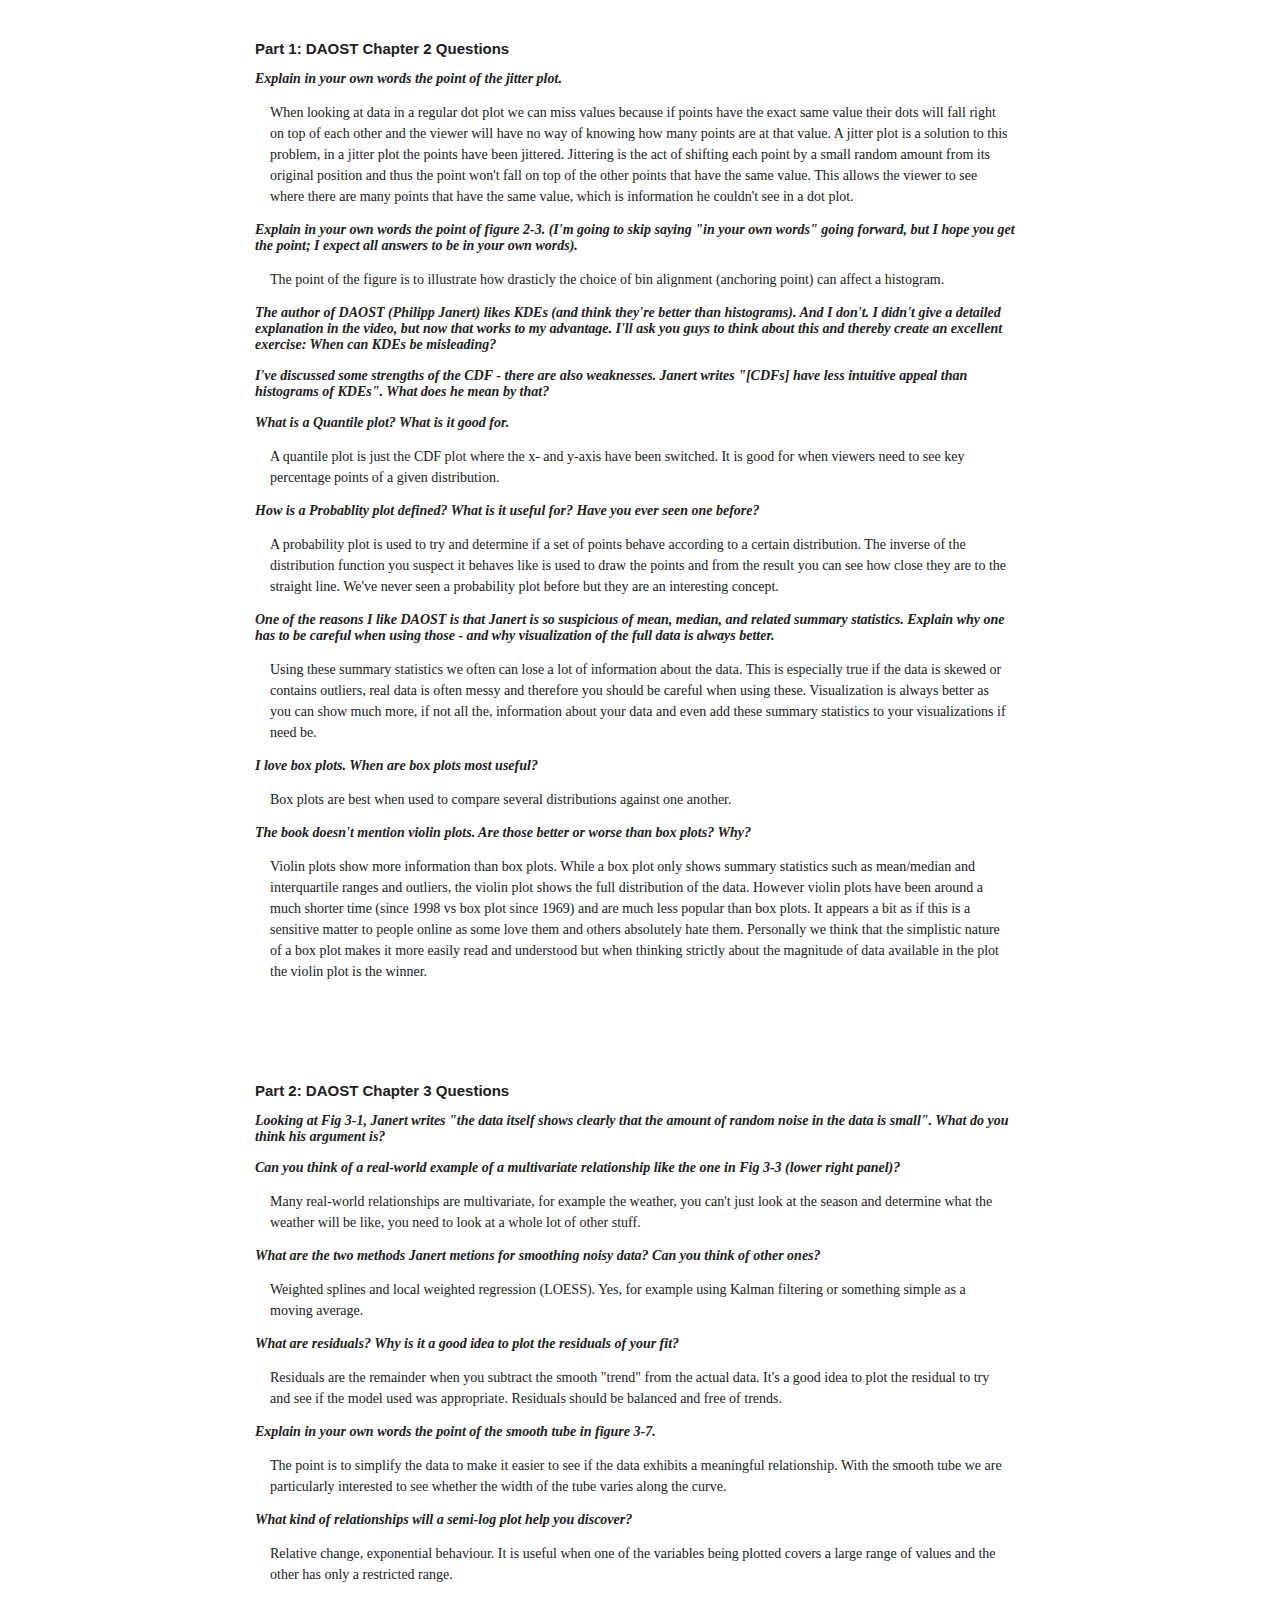
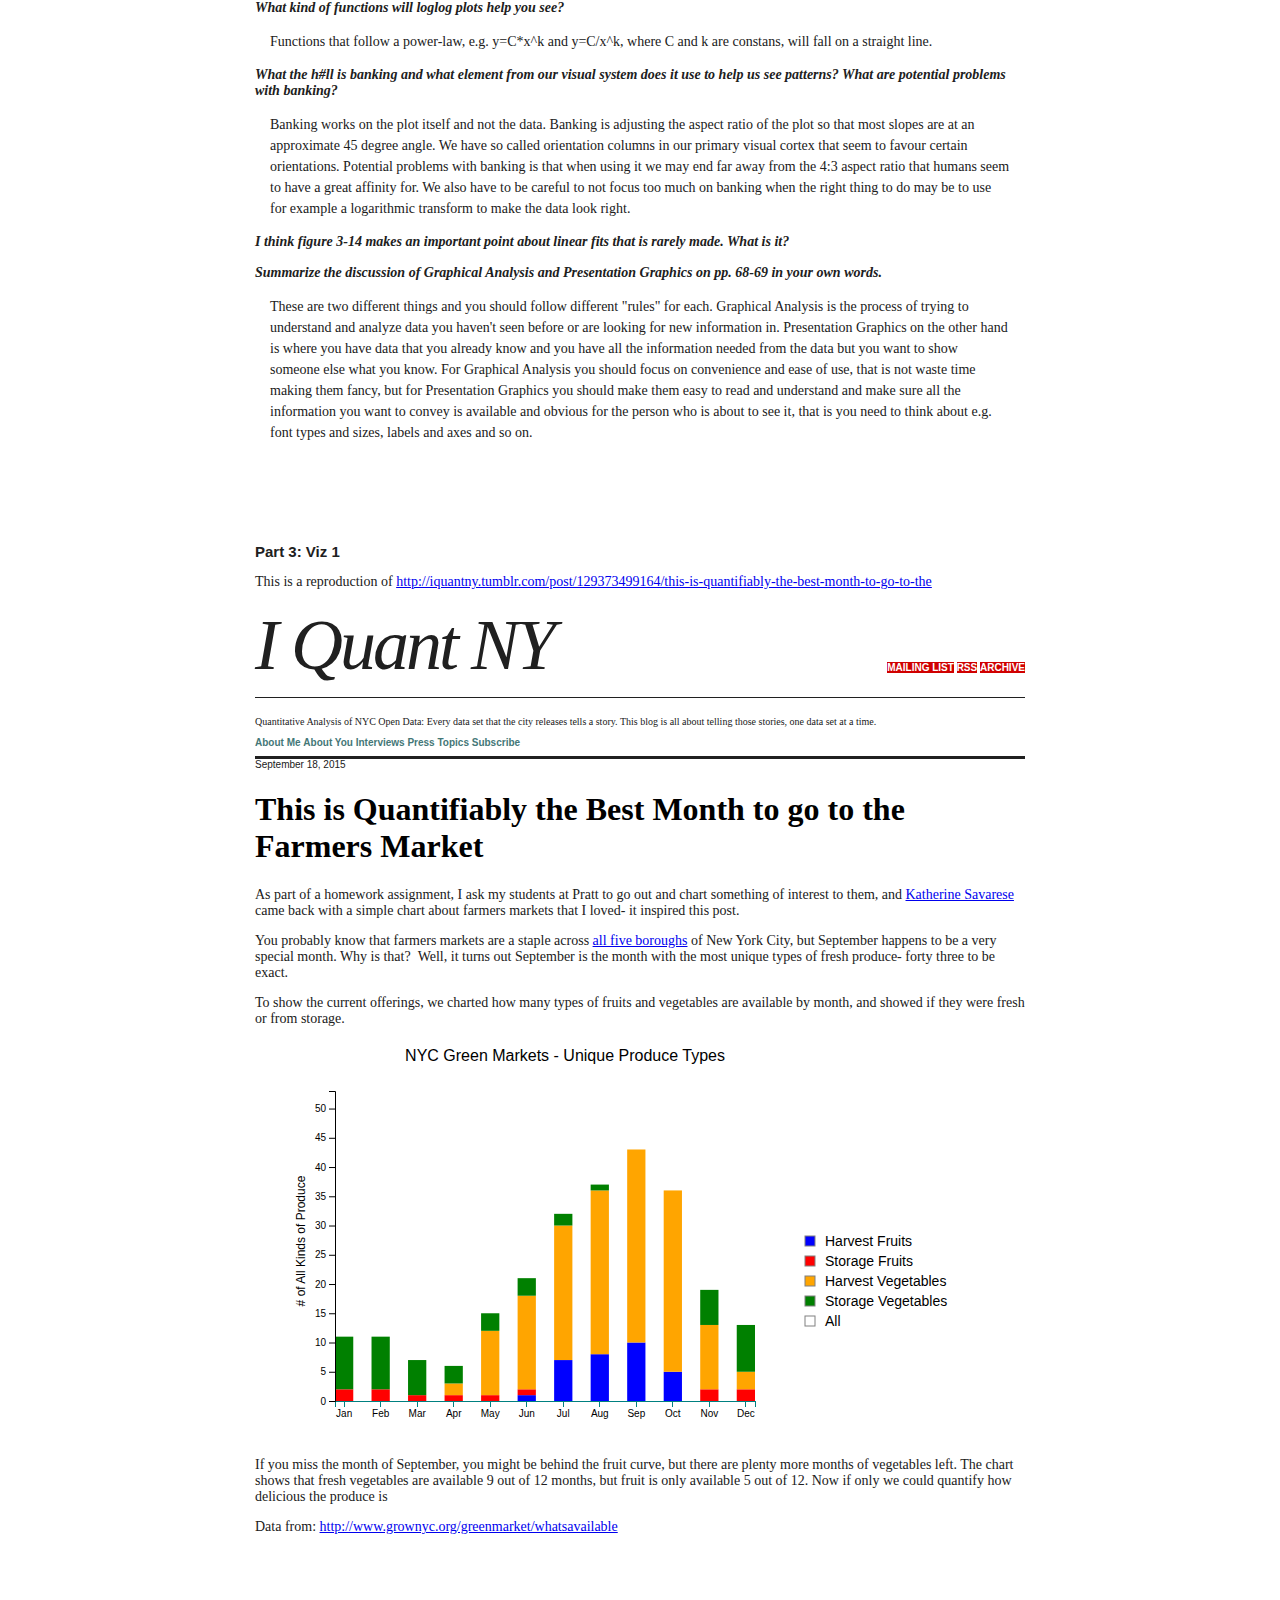
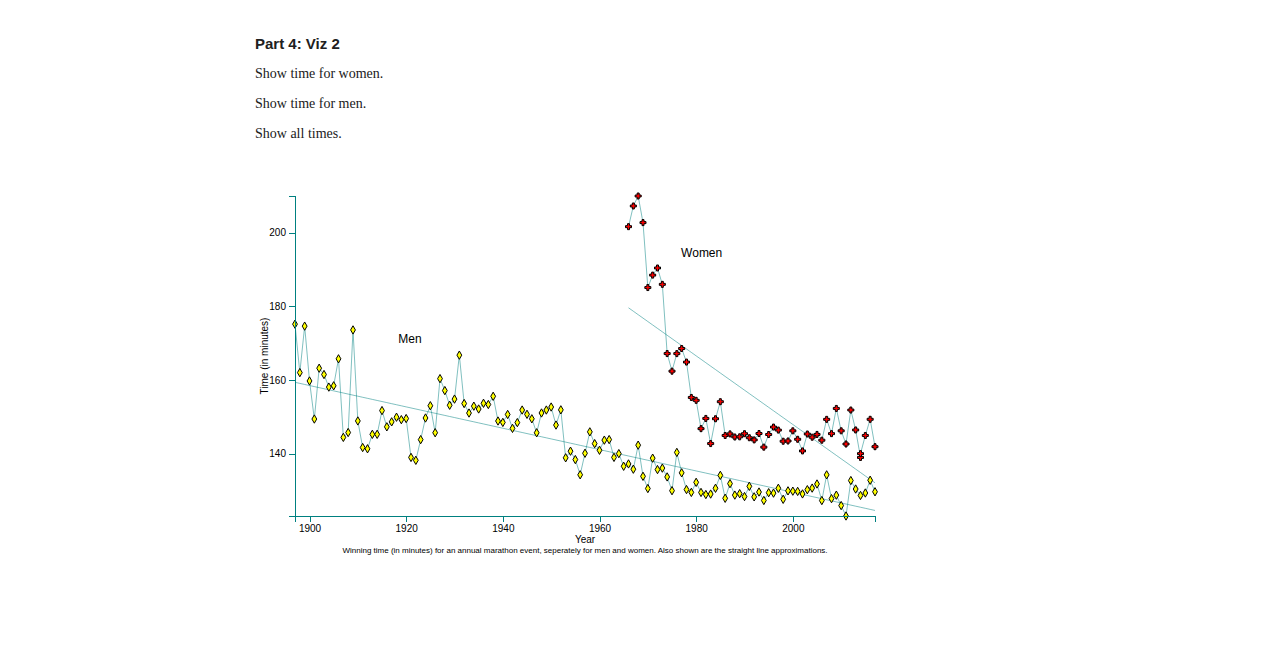
<file: index.html>
<!DOCTYPE html>
<html>
  <head>
    <meta charset="utf-8">
    <title>Assignment 1</title>
    <script type="text/javascript" src="d3/d3.js"></script>

    <style type="text/css">
    	body {
    		font-family: 'Lucida Grande', 'Helvetica Neue', Helvetica, Arial, sans-serif;
    		font-size: 10px;
    		color: #202020;
    		background: #FFFFFF;
    		margin: 40px 0 20px 0;
    		padding: 0;
    	}

    	#content {
    		width: 770px;
    		margin: 0 auto;
    	}

      div.part {
        margin-bottom: 100px;
      }

    	#content #header {
    		border-bottom: 3px solid #202020;
    	}

    	#content #header #top {
    		border-bottom: 1px solid #202020;
    		padding: 0 0 10px 0;
    		position: relative;
    	}

    	#content #header #top h1.title {
    		width: 688px;
    		color: #202020;
    		font-family: Georgia;
    		font-size: 72px;
    		font-style: italic;
    		font-weight: normal;
    		letter-spacing: -3px;
    		text-decoration: none;
    		margin: 0;
    	}

    	#content #header #top .buttons {
    		position: absolute;
    		bottom: 24px;
    		right: 0;
    	}

    	#content #header #top .buttons a {
    		color: #FFFFFF;
    		font-weight: bold;
    		text-transform: uppercase;
    		text-decoration: none;
    		background: #D00000;
    	}

    	#content #header #bottom {
    		font-size: 10px;
    		padding: 8px 0;
    	}

    	#content #header #bottom a {
    		color: #447777;
    		font-weight: bold;
    		text-decoration: none;
    	}

      p {
        font-family: Georgia;
        font-size: 14px;
      }

      p.info {
        font-size: 10px;
      }

      p.question {
        font-weight: bold;
        font-style: italic;
      }

      p.answer {
        margin: 15px;
        line-height: 1.5;
      }

      h1.headline {
        font-size: 32px;
      }

      h1.headline a {
        text-decoration: none;
        color: black;
        font-family: Georgia;
      }

      h1.headline a:hover {
        color: red;
      }

      .legend {
        cursor:pointer;
        font-size: 14px;
      }

      .axis path,
      .axis line {
          stroke: teal;
          shape-rendering: crispEdges;
      }

      .line {
        fill: none;
        stroke: teal;
        stroke-width: 0.5;
      }

      .men:hover, .women:hover, .all:hover {
        text-decoration: underline;
        cursor:pointer;
      }
	  </style>
  </head>
  <body>

    <!--a href="http://www.tumblr.com/theme/467" class="install"></a-->
	<div id="content">
    <div class="part">
      <h2 class="part-header">Part 1: DAOST Chapter 2 Questions</h2>
      <p class="question">Explain in your own words the point of the jitter plot.</p>
      <p class="answer">When looking at data in a regular dot plot we can miss values because if points have the exact same value their dots will fall right on top of each other and the viewer will have no way of knowing how many points are at that value. A jitter plot is a solution to this problem, in a jitter plot the points have been jittered. Jittering is the act of shifting each point by a small random amount from its original position and thus the point won't fall on top of the other points that have the same value. This allows the viewer to see where there are many points that have the same value, which is information he couldn't see in a dot plot.</p>
      <p class="question">Explain in your own words the point of figure 2-3. (I'm going to skip saying "in your own words" going forward, but I hope you get the point; I expect all answers to be in your own words).</p>
      <p class="answer">The point of the figure is to illustrate how drasticly the choice of bin alignment (anchoring point) can affect a histogram.</p>
      <p class="question">The author of DAOST (Philipp Janert) likes KDEs (and think they're better than histograms). And I don't. I didn't give a detailed explanation in the video, but now that works to my advantage. I'll ask you guys to think about this and thereby create an excellent exercise: When can KDEs be misleading?</p>
      <p class="answer"></p>
      <p class="question">I've discussed some strengths of the CDF - there are also weaknesses. Janert writes "[CDFs] have less intuitive appeal than histograms of KDEs". What does he mean by that?</p>
      <p class="answer"></p>
      <p class="question">What is a Quantile plot? What is it good for.</p>
      <p class="answer">A quantile plot is just the CDF plot where the x- and y-axis have been switched. It is good for when viewers need to see key percentage points of a given distribution.</p>
      <p class="question">How is a Probablity plot defined? What is it useful for? Have you ever seen one before?</p>
      <p class="answer">A probability plot is used to try and determine if a set of points behave according to a certain distribution. The inverse of the distribution function you suspect it behaves like is used to draw the points and from the result you can see how close they are to the straight line. We've never seen a probability plot before but they are an interesting concept.</p>
      <p class="question">One of the reasons I like DAOST is that Janert is so suspicious of mean, median, and related summary statistics. Explain why one has to be careful when using those - and why visualization of the full data is always better.</p>
      <p class="answer">Using these summary statistics we often can lose a lot of information about the data. This is especially true if the data is skewed or contains outliers, real data is often messy and therefore you should be careful when using these. Visualization is always better as you can show much more, if not all the, information about your data and even add these summary statistics to your visualizations if need be.</p>
      <p class="question">I love box plots. When are box plots most useful?</p>
      <p class="answer">Box plots are best when used to compare several distributions against one another.</p>
      <p class="question">The book doesn't mention violin plots. Are those better or worse than box plots? Why?</p>
      <p class="answer">Violin plots show more information than box plots. While a box plot only shows summary statistics such as mean/median and interquartile ranges and outliers, the violin plot shows the full distribution of the data. However violin plots have been around a much shorter time (since 1998 vs box plot since 1969) and are much less popular than box plots. It appears a bit as if this is a sensitive matter to people online as some love them and others absolutely hate them. Personally we think that the simplistic nature of a box plot makes it more easily read and understood but when thinking strictly about the magnitude of data available in the plot the violin plot is the winner.</p>
    </div>

    <div class="part">
      <h2 class="part-header">Part 2: DAOST Chapter 3 Questions</h2>
      <p class="question">Looking at Fig 3-1, Janert writes "the data itself shows clearly that the amount of random noise in the data is small". What do you think his argument is?</p>
      <p class="answer"></p>
      <p class="question">Can you think of a real-world example of a multivariate relationship like the one in Fig 3-3 (lower right panel)?</p>
      <p class="answer">Many real-world relationships are multivariate, for example the weather, you can't just look at the season and determine what the weather will be like, you need to look at a whole lot of other stuff.</p>
      <p class="question">What are the two methods Janert metions for smoothing noisy data? Can you think of other ones?</p>
      <p class="answer">Weighted splines and local weighted regression (LOESS). Yes, for example using Kalman filtering or something simple as a moving average.</p>
      <p class="question">What are residuals? Why is it a good idea to plot the residuals of your fit?</p>
      <p class="answer">Residuals are the remainder when you subtract the smooth "trend" from the actual data. It's a good idea to plot the residual to try and see if the model used was appropriate. Residuals should be balanced and free of trends.</p>
      <p class="question">Explain in your own words the point of the smooth tube in figure 3-7.</p>
      <p class="answer">The point is to simplify the data to make it easier to see if the data exhibits a meaningful relationship. With the smooth tube we are particularly interested to see whether the width of the tube varies along the curve.</p>
      <p class="question">What kind of relationships will a semi-log plot help you discover?</p>
      <p class="answer">Relative change, exponential behaviour. It is useful when one of the variables being plotted covers a large range of values and the other has only a restricted range.</p>
      <p class="question">What kind of functions will loglog plots help you see?</p>
      <p class="answer">Functions that follow a power-law, e.g. y=C*x^k and y=C/x^k, where C and k are constans, will fall on a straight line.</p>
      <p class="question">What the h#ll is banking and what element from our visual system does it use to help us see patterns? What are potential problems with banking?</p>
      <p class="answer">Banking works on the plot itself and not the data. Banking is adjusting the aspect ratio of the plot so that most slopes are at an approximate 45 degree angle. We have so called orientation columns in our primary visual cortex that seem to favour certain orientations. Potential problems with banking is that when using it we may end far away from the 4:3 aspect ratio that humans seem to have a great affinity for. We also have to be careful to not focus too much on banking when the right thing to do may be to use for example a logarithmic transform to make the data look right.</p>
      <p class="question">I think figure 3-14 makes an important point about linear fits that is rarely made. What is it?</p>
      <p class="answer"></p>
      <p class="question">Summarize the discussion of Graphical Analysis and Presentation Graphics on pp. 68-69 in your own words.</p>
      <p class="answer">These are two different things and you should follow different "rules" for each. Graphical Analysis is the process of trying to understand and analyze data you haven't seen before or are looking for new information in. Presentation Graphics on the other hand is where you have data that you already know and you have all the information needed from the data but you want to show someone else what you know. For Graphical Analysis you should focus on convenience and ease of use, that is not waste time making them fancy, but for Presentation Graphics you should make them easy to read and understand and make sure all the information you want to convey is available and obvious for the person who is about to see it, that is you need to think about e.g. font types and sizes, labels and axes and so on.</p>
    </div>

    <div class="part">
      <h2 class="part-header">Part 3: Viz 1</h2>
  		<div id="header">
  			<div id="top">
          <p>
            This is a reproduction of
            <a href="http://iquantny.tumblr.com/post/129373499164/this-is-quantifiably-the-best-month-to-go-to-the">http://iquantny.tumblr.com/post/129373499164/this-is-quantifiably-the-best-month-to-go-to-the
            </a>
          </p>
          <h1 href="#" class="title">I Quant NY</h1>
  				<div class="buttons">
  						<a href="#" class="button">Mailing List</a>
  					  <a href="#" class="button">RSS</a>
  					  <a href="#" class="button">Archive</a>
  				</div>
  				<div style="clear: both"></div>
  			</div>
  			<div id="bottom">
  				<p class="info">Quantitative Analysis of NYC Open Data: Every data set that the city releases tells a story. This blog is all about telling those stories, one data set at a time.</p>
          <a href="#">About Me</a>
          <a href="#">About You</a>
          <a href="#">Interviews</a>
          <a href="#">Press</a>
          <a href="#">Topics</a>
          <a href="#">Subscribe</a>
  			</div>
  		</div>
  		<div class="date">
  			September 18, 2015
  		</div>
  		<div class="post">
        <h1 class="headline"><a href="http://iquantny.tumblr.com/post/129373499164/this-is-quantifiably-the-best-month-to-go-to-the">This is Quantifiably the Best Month to go to the Farmers Market</a></h1>
  				<p>As part of a homework assignment, I ask my students at Pratt to go out and chart something of interest to them, and <a href="https://t.umblr.com/redirect?z=https%3A%2F%2Fwww.linkedin.com%2Fin%2Fkvsavarese&amp;t=NmE2YmYyYjU4NTI3MTFhYWFiMWE1ZjFhNzc1NmUzMmE0ZDQ4OGM2NSwxeHM2a1phNg%3D%3D&amp;b=t%3A5jlxwUw4OZ-2SbgNDPgKMQ&amp;p=http%3A%2F%2Fiquantny.tumblr.com%2Fpost%2F129373499164%2Fthis-is-quantifiably-the-best-month-to-go-to-the&amp;m=1">Katherine Savarese</a> came back with a simple chart about farmers markets that I loved- it inspired this post.</p>
          <p>You probably know that farmers markets are a staple across <a href="https://t.umblr.com/redirect?z=http%3A%2F%2Fwww.grownyc.org%2Ffiles%2Fgmkt%2Fmap.pdf&amp;t=MGM4YmRjZjQ2ZmFmYzBiYmMzMmY5NDU2MTdiNzMzMmYyOWQ5YjQ2ZSwxeHM2a1phNg%3D%3D&amp;b=t%3A5jlxwUw4OZ-2SbgNDPgKMQ&amp;p=http%3A%2F%2Fiquantny.tumblr.com%2Fpost%2F129373499164%2Fthis-is-quantifiably-the-best-month-to-go-to-the&amp;m=1">all five boroughs</a> of New York City, but September happens to be a very special month.  Why is that? &nbsp;Well, it turns out September is the month with the most unique types of fresh produce- forty three to be exact.</p>
          <p>To show the current offerings, we charted how many types of fruits and vegetables are available by month, and showed if they were fresh or from storage.&nbsp;</p>

          <div id="chart"></div>

          <p>If you miss the month of September, you might be behind the fruit curve, but there are plenty more months of vegetables left. The chart shows that fresh vegetables are available 9 out of 12 months, but fruit is only available 5 out of 12. Now if only we could quantify how delicious the produce is</p>
          <p>Data from:
            <a href="https://t.umblr.com/redirect?z=http%3A%2F%2Fwww.grownyc.org%2Fgreenmarket%2Fwhatsavailable&amp;t=MWU3YTNhNmYwMDJkNWUwNWQzOTUwMTZjMzJlMGNhM2E3YzdlNTIxMCwxeHM2a1phNg%3D%3D&amp;b=t%3A5jlxwUw4OZ-2SbgNDPgKMQ&amp;p=http%3A%2F%2Fiquantny.tumblr.com%2Fpost%2F129373499164%2Fthis-is-quantifiably-the-best-month-to-go-to-the&amp;m=1">http://www.grownyc.org/greenmarket/whatsavailable</a>
           </p>
        </div>
      </div>


      <script type="text/javascript">
      var w = 700;
      var h = 400;
      var margin = 40;

      var datasetOne = [];
      var rawData = [];
      var months = [];
      var keys = ["Harvest Fruits", "Storage Fruits", "Harvest Vegetables", "Storage Vegetables"]
      var xScaleOne, yScaleOne, xAxisOne, yAxisOne, svg, series, stack;

      //Load in the data
      d3.csv("data.txt", function(data) {
        rawData = data;

        var sortArray = getData(-1);

        for (var month in sortArray) {
          datasetOne.push(sortArray[month]);
          months.push(month);
        }

  			//Set up stack method
  			stack = d3.stack()
  						  .keys(keys);  // <-- Flipped stacking order

  			//Data, stacked
  			series = stack(datasetOne);

        xScaleOne = d3.scaleBand()
            			 .domain(d3.range(datasetOne.length))
            			 .range([80, w-200], 0.05)
                   .paddingInner(0.5);

        yScaleOne = d3.scaleLinear()
                   .domain([0, d3.max(datasetOne, function(d, i) {
                                  var max = 0;
                                  for (var type in keys) {
                                    max += d[keys[type]];
                                  }
                     						  return 10 + max;
                     					 })
                   ])
                   .range([h-margin, 50]);


  			//Easy colorScale accessible via a 10-step ordinal scale
        var colors = ["#0000ff","#FF0000","#FFA500","#008000"];
  			var colorScale = d3.scaleOrdinal()
             .range(colors);

        xAxisOne = d3.axisBottom().scale(xScaleOne).tickFormat((d,i) => months[i]);
        yAxisOne = d3.axisLeft().scale(yScaleOne);

  			//Create SVG element
  			svg = d3.select("#chart")
  						.append("svg")
  						.attr("width", w)
  						.attr("height", h);

  			// Add a group for each row of data
  			var groups = svg.selectAll("g")
  				.data(series)
  				.enter()
  				.append("g")
  				.style("fill", function(d, i) {
  					return colorScale(i);
  				})
          .attr("class", "groups");
  			// Add a rect for each data value
  			var rects = groups.selectAll("rect")
  				.data(function(d) { return d; })
  				.enter()
  				.append("rect")
  				.attr("x", function(d, i) {
  					return xScaleOne(i);
  				})
  				.attr("y", function(d) {
  					return yScaleOne(d[1]);  // <-- Changed y value
  				})
  				.attr("height", function(d) {
  					return yScaleOne(d[0]) - yScaleOne(d[1]);  // <-- Changed height value
  				})
  				.attr("width", xScaleOne.bandwidth())
          .attr("class", "bar");

          d3.select("svg")
          .append("g")
          .attr("class","x axis")
          .attr("transform","translate(0,"+(h-margin)+")")
          .call(xAxisOne);

          d3.select("svg")
          .append("g")
          .attr("class","y-axis")
          .attr("transform","translate("+80+",0)")
          .call(yAxisOne);

          svg.append("text")
            .attr("x", (w / 2) - 40)
            .attr("y", 20)
            .attr("text-anchor", "middle")
            .attr("id", "topLabel")
            .style("font-size", "16px")
            .text("NYC Green Markets - Unique Produce Types");

          svg.append("text")
            .attr("x", w/2)
            .attr("y", h/2)
            .attr("text-anchor", "middle")
            .style("font-size", "12px")
            .attr("transform", "rotate(270,200,350)")
            .attr("id", "leftLabel")
            .text("# of All Kinds of Produce");

          var labels = [];
          for (var key in keys) {
            labels.push(keys[key]);
          }
          labels.push("All");
          colors.push("#ffffff")

          var legend = svg.selectAll(".legend")
            .data(labels)
            .enter().append("g")
            .attr("class", "legend")
            .attr("data-type", function(d, i) {
              if (d == "All") {
                return -1;
              }
              return i;
            })
            .attr("transform", function (d, i) { return "translate(0," + i * 20 + ")"; });

          legend.append("rect")
              .attr("x", w - 150)
              .attr("y", h/2-5)
              .attr("width", 10)
              .attr("height", 10)
              .style("fill", function(d, i) {
                return colors[i];
              })
              .style("stroke", "grey");

          legend.append("text")
              .attr("x", w - 130)
              .attr("y", h/2)
              .attr("dy", ".35em")
              .text(function (d) { return d; });

              svg.selectAll(".legend")
                 .on("click", function() {
                   var type = d3.select(this).attr("data-type");
                   datasetOne = [];
                   var sortArray = getData(type);

                   for (var month in sortArray) {
                     datasetOne.push(sortArray[month]);
                   }

                   series = stack(datasetOne);

                   yScaleOne.domain([0, d3.max(datasetOne, function(d, i) {
                                  var max = 0;
                                  for (var objectType in keys) {
                                    max += d[keys[objectType]];
                                  }
                     						  return 10 + max;
                     					 })
                   ]);

                   svg.select(".y-axis")
                     .transition()
                     .duration(1000)
                   .call(yAxisOne);

                   var groups =svg.selectAll(".groups")
                     .data(series)

             			// Add a rect for each data value
             			 var rects = groups.selectAll(".bar")
             				.data(function(d) { return d; })
                    .transition()
                    .duration(1000)
             				.attr("x", function(d, i) {
             					return xScaleOne(i);
             				})
             				.attr("y", function(d) {
             					return yScaleOne(d[1]);  // <-- Changed y value
             				})
             				.attr("height", function(d) {
             					return yScaleOne(d[0]) - yScaleOne(d[1]);  // <-- Changed height value
             				})
             				.attr("width", xScaleOne.bandwidth())
                    .attr("class", "bar");

                  svg.select("#leftLabel").text(function() {
                    if (parseInt(type) === -1) {
                      return "# of All Kinds of Produce";
                    } else {
                      return "# of " + keys[type];
                    }
                  })
             });
        });

        function getData(objectType) {
          var sortArray = [];
          for (var row in rawData) {
              if (row !== "columns") {
                for (var type in rawData[row]) {
                  if (type !== "Index" && type !== "Freshness" && type !== "Category") {
                    if (type in sortArray) {
                      if ((parseInt(objectType) === -1 || keys[objectType] === (rawData[row]["Freshness"] + " " + rawData[row]["Category"]))) {
                        sortArray[type][(rawData[row]["Freshness"] + " " + rawData[row]["Category"])] = parseInt(rawData[row][type]);
                      } else {
                        sortArray[type][(rawData[row]["Freshness"] + " " + rawData[row]["Category"])] = 0;
                      }
                    } else {
                      sortArray[type] = {};
                      if ((parseInt(objectType) === -1 || keys[objectType] === (rawData[row]["Freshness"] + " " + rawData[row]["Category"]))) {
                        sortArray[type][(rawData[row]["Freshness"] + " " + rawData[row]["Category"])] = parseInt(rawData[row][type]);
                      } else {
                        sortArray[type][(rawData[row]["Freshness"] + " " + rawData[row]["Category"])] = 0;
                      }
                    }
                  }
                }
              }
            }

            return sortArray;
        }


      </script>



      <div class="part">
        <h2 class="part-header">Part 4: Viz 2</h2>
        <p class="women">Show time for women.</p>
        <p class="men">Show time for men.</p>
        <p class="all">Show all times.</p>
        <div class="plot"></div>
      </div>
    </div>
    <script type="text/javascript">
      var w = 700;
      var h = 400;
      var padding = 40;
      var r = 2;
      var xScale, yScale, women_line, men_line, linear_fit_women, linear_fit_men, dataset = [], xAxis, yAxis, men_dataset = [], women_dataset = [], tmp_dataset = [];


      d3.csv("marathon.csv", function(error, data) {
        if (error) {
          console.log(error);
        } else {
          dataset = data;
        }
        //Change time to minutes
        for (i = 0; i < dataset.length; i++) {
          var tmp_time = dataset[i]['Time'];
          var a = tmp_time.split(':'); // split it at the colons
          dataset[i]['Time'] = parseFloat((+a[0]) * 60 + (+a[1]) + parseFloat("0." + a[2])*(100/60));
          if(dataset[i]["Gender"] === "men"){
            men_dataset.push(dataset[i]);
          }
          if (dataset[i]["Gender"] === "women"){
            women_dataset.push(dataset[i]);
          }
        }

        tmp_dataset = dataset;

              //Create scale functions
        xScale = d3.scaleTime()
                       .domain([d3.min(tmp_dataset, function(d) { return parseInt(d["Year"]); }), d3.max(tmp_dataset, function(d) { return parseInt(d["Year"]); })])
                       .range([padding, w - padding * 2]);

        yScale = d3.scaleLinear()
                       .domain([d3.min(tmp_dataset, function(d) { return d["Time"]; }), d3.max(tmp_dataset, function(d) { return d["Time"]; })])
                       .range([h - padding, padding]);

        xAxis = d3.axisBottom()
                      .scale(xScale)
                      .ticks(5)
                      .tickFormat(d3.format("d"));

        yAxis = d3.axisLeft()
                      .scale(yScale)
                      .ticks(5);

        women_line = d3.line()
                      .defined(function(d) { return d["Gender"] === "women"; })
                      .x(function(d) { return xScale(parseInt(d["Year"])); })
                      .y(function(d) { return yScale(d["Time"]); });

        men_line = d3.line()
                      .defined(function(d) { return d["Gender"] === "men"; })
                      .x(function(d) { return xScale(parseInt(d["Year"])); })
                      .y(function(d) { return yScale(d["Time"]); });

        linear_fit_men = d3.line()
                      .defined(function(d) { return d["Gender"] === "men"; })
                      .x(function(d) { return xScale(parseInt(d["Year"])); })
                      .y(function(d) { return yScale((parseInt(d["Year"])* (-0.290181208508)) + 709.838068577); });

        linear_fit_women = d3.line()
                      .defined(function(d) { return d["Gender"] === "women"; })
                      .x(function(d) { return xScale(parseInt(d["Year"])); })
                      .y(function(d) { return yScale((parseInt(d["Year"])* (-0.932674227416)) + 2013.25314849); });

          //Create SVG element
        var svg = d3.select(".plot")
              .append("svg")
              .attr("width", w)
              .attr("height", h);

        svg.append("path")
            .datum(tmp_dataset)
            .attr("class", "line")
            .attr("d", women_line);

        svg.append("path")
            .datum(tmp_dataset)
            .attr("class", "line")
            .attr("d", men_line);

        svg.append("path")
            .datum(tmp_dataset)
            .attr("class", "line")
            .attr("d", linear_fit_women);

        svg.append("path")
            .datum(tmp_dataset)
            .attr("class", "line")
            .attr("d", linear_fit_men);

        var node = svg.selectAll(".node")
            .data(tmp_dataset)
            .enter().append("g")
            .attr("class", "node")
            .attr("transform", function(d) {
              return "translate(" + xScale(parseInt(d["Year"])) + "," + yScale(d["Time"]) + ")"; });

          node.append("path")
            .attr("class", "symbol")
            .style("stroke", function(d) { return "black"; })
            .style("fill", function(d) {
              if (d["Gender"] === "men") {
               return "yellow";
              } else if (d["Gender"] === "women") {
                return "red";
              }
            })
            .attr("d", d3.symbol()
               .size(function(d) { return 20; } )
               .type(function(d) {
                 if (d["Gender"] === "men") {
                  return d3.symbolDiamond;
                 } else if (d["Gender"] === "women") {
                   return d3.symbolCross;
                 }
               }
            ))
            .append("title")
                   .text(function(d) {
                     var date = new Date(null);
                     date.setSeconds(d["Time"] * 60); // specify value for SECONDS here
                     var result = date.toISOString().substr(11, 8);
                     return "Marathon winner of " + d["Year"] + " was " + d["Athlete"] + " finishing in " + result + ".";
                   });

        svg.append("g")
            .attr("class", "axis")
            .attr("transform", "translate(0," + (h - padding) + ")")
            .call(xAxis);

        // text label for the x axis
        svg.append("text")
            .attr("transform", "translate(" + (w/2 - padding/2) + "," + (h - padding/3) + ")")
            .style("text-anchor", "middle")
            .style("font-size", "10px")
            .text("Year");

        svg.append("g")
            .attr("class", "axis")
            .attr("transform", "translate(" +  padding + ",0)")
            .call(yAxis);

        // text label for the y axis
        svg.append("text")
            .attr("x", (-h/2))
            .attr("y", (padding/3))
            .attr("transform", "rotate(270)")
            .style("text-anchor", "middle")
            .style("font-size", "10px")
            .text("Time (in minutes)");

        svg.append("text")
            .attr("x", (w / 2) - (padding / 2))
            .attr("y", h - padding/12)
            .attr("text-anchor", "middle")
            .style("font-size", "8px")
            .style("margin-left", "115px")
            .text("Winning time (in minutes) for an annual marathon event, seperately for men and women. Also shown are the straight line approximations.");

        svg.append("text")
            .attr("x", 2*(w/3) - (padding / 2))
            .attr("y", 2*(h/7) - (padding / 3))
            .attr("text-anchor", "middle")
            .attr("class", "women_leg")
            .style("font-size", "12px")
            .text("Women");

        svg.append("text")
            .attr("x", w/4 - (padding / 2))
            .attr("y", h/2 - (padding / 3))
            .attr("text-anchor", "middle")
            .attr("class", "men_leg")
            .style("font-size", "12px")
            .text("Men");


        //On click, update with new data
        d3.selectAll("p")
          .on("click", function() {

            //See which p was clicked
            var paragraphID = d3.select(this).attr("class");

            if(paragraphID === "men") {
              tmp_dataset = men_dataset;
              var women_leg = svg.selectAll(".women_leg");

              women_leg.text("");

              var men_leg = svg.selectAll(".men_leg");

              men_leg.text("Men");
            }
            else if(paragraphID === "women") {
              tmp_dataset = women_dataset;
              var men_leg = svg.selectAll(".men_leg");

              men_leg.text("");

              var women_leg = svg.selectAll(".women_leg");

              women_leg.text("Women");
            }
            else if (paragraphID === "all"){
              tmp_dataset = dataset;

              var men_leg = svg.selectAll(".men_leg");

              men_leg.text("Men");

              var women_leg = svg.selectAll(".women_leg");

              women_leg.text("Women");
            }

            svg.selectAll(".node").remove();

            var node = svg.selectAll(".node")
                .data(tmp_dataset)
                .enter().append("g")
                .attr("class", "node")
                .attr("transform", function(d) {
                  return "translate(" + xScale(parseInt(d["Year"])) + "," + yScale(d["Time"]) + ")"; });

            // adds symbols as nodes
            node.append("path")
              .attr("class", "symbol")
              .style("stroke", function(d) { return "black"; })
              .style("fill", function(d) {
                if (d["Gender"] === "men") {
                 return "yellow";
                } else if (d["Gender"] === "women") {
                  return "red";
                }
              })
              .attr("d", d3.symbol()
                 .size(function(d) { return 20; } )
                 .type(function(d) {
                   if (d["Gender"] === "men") {
                    return d3.symbolDiamond;
                   } else if (d["Gender"] === "women") {
                     return d3.symbolCross;
                   }
                 }
              ))
              .append("title")
                     .text(function(d) {
                       var date = new Date(null);
                       date.setSeconds(d["Time"] * 60); // specify value for SECONDS here
                       var result = date.toISOString().substr(11, 8);
                       return "Marathon winner of " + d["Year"] + " was " + d["Athlete"] + " finishing in " + result + ".";
                     });

              svg.selectAll(".line")
                .data(tmp_dataset)
                .attr("d", women_line);


              svg.selectAll(".line")
                .data(tmp_dataset)
                .attr("d", linear_fit_women);

              svg.selectAll(".line")
                .data(tmp_dataset)
                .attr("d", men_line);


              svg.selectAll(".line")
                .data(tmp_dataset)
                .attr("d", linear_fit_men);

              svg.append("path")
                .datum(tmp_dataset)
                .attr("class", "line")
                .attr("d", men_line);

              svg.append("path")
                .datum(tmp_dataset)
                .attr("class", "line")
                .attr("d", linear_fit_men);

              svg.append("path")
                .datum(tmp_dataset)
                .attr("class", "line")
                .attr("d", women_line);

              svg.append("path")
                .datum(tmp_dataset)
                .attr("class", "line")
                .attr("d", linear_fit_women);
        });
      });
    </script>

  </body>
</html>
</file>
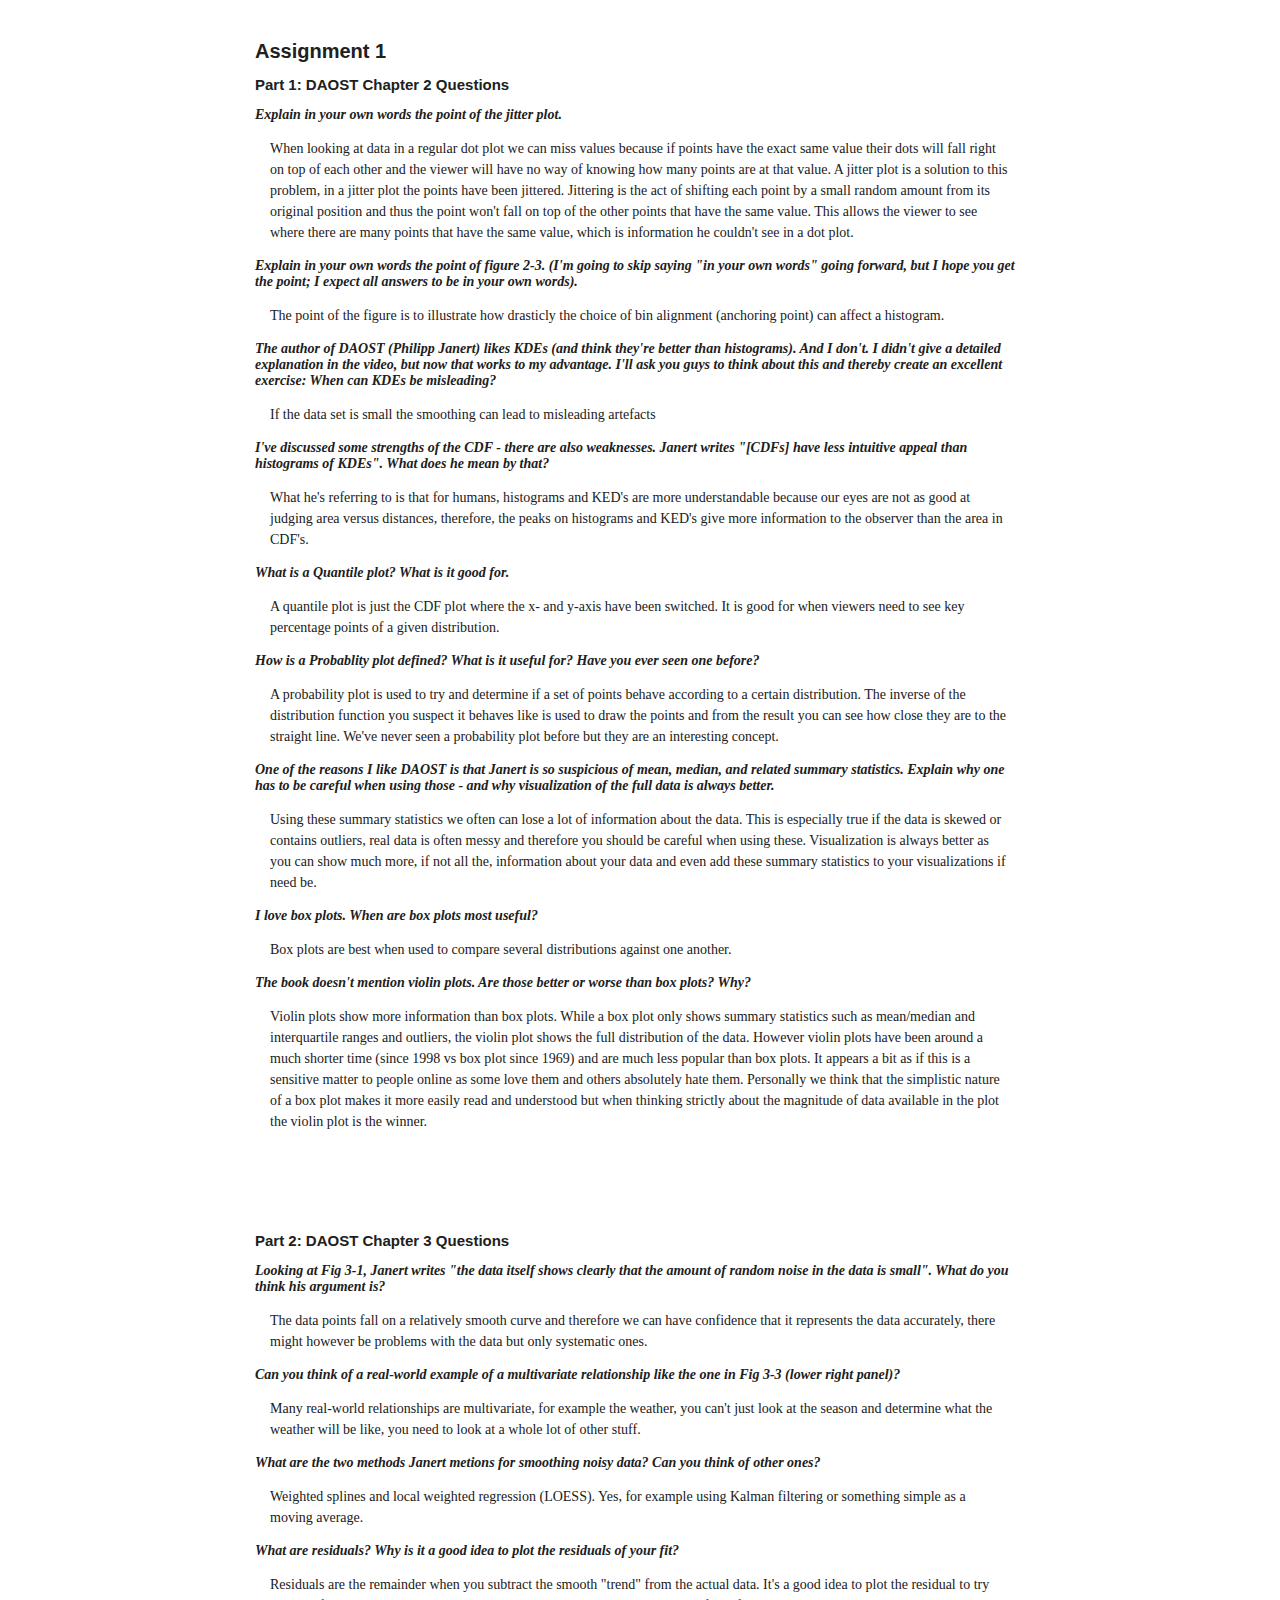
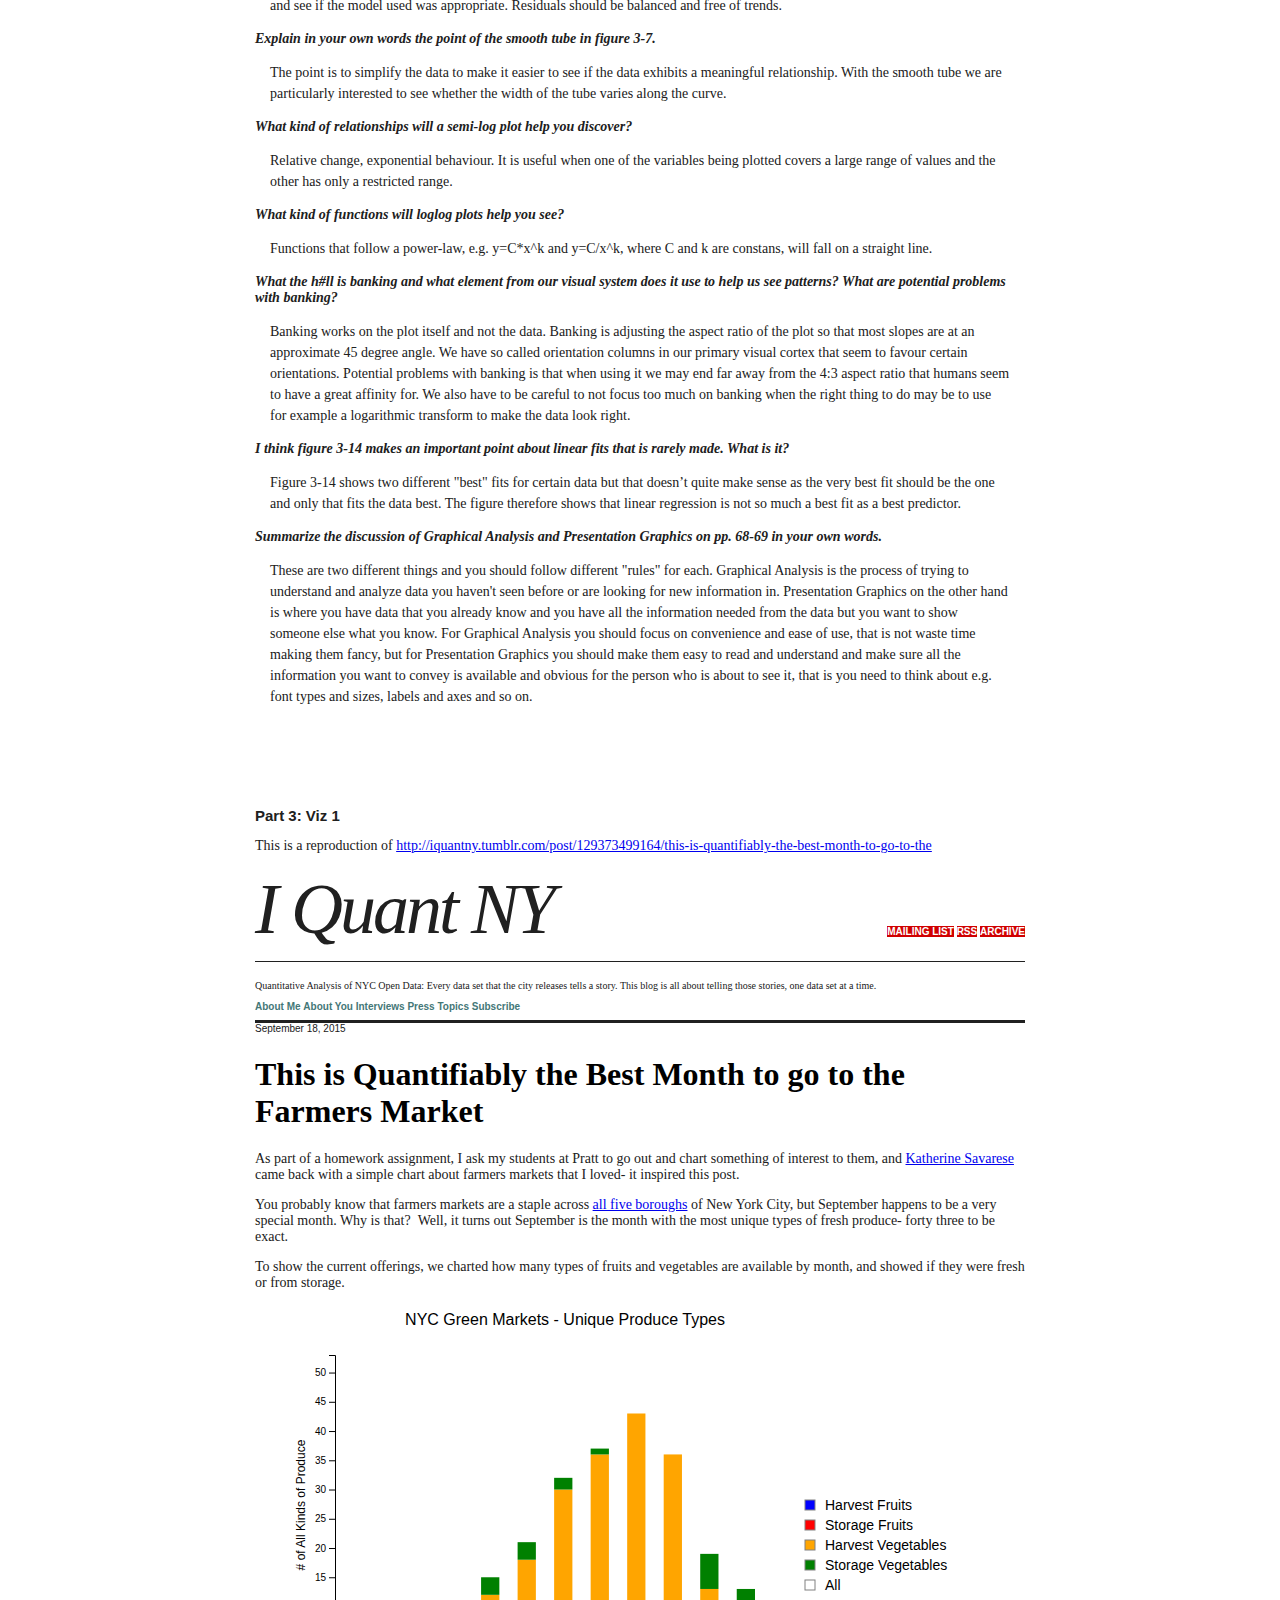
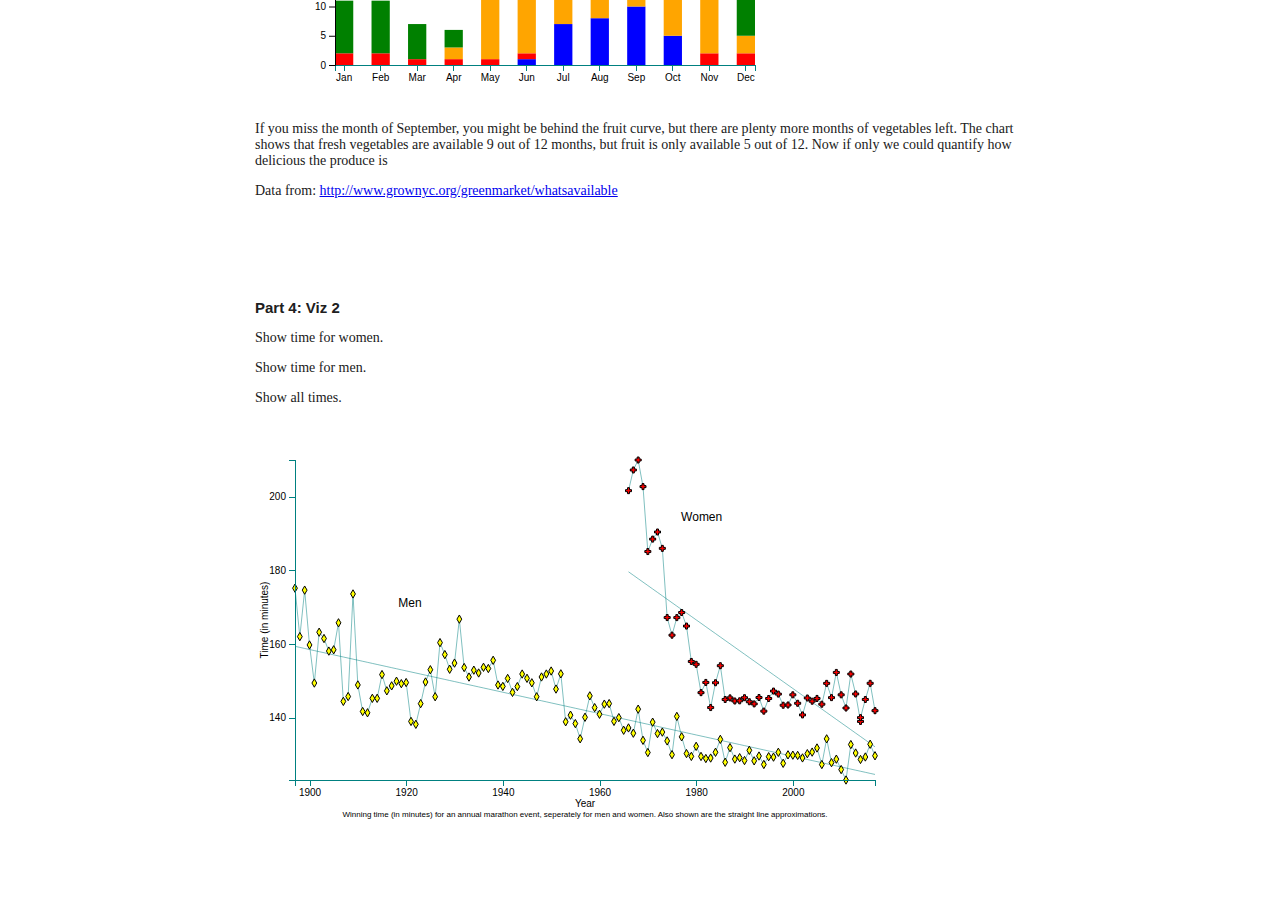
<file: assignment1/index.html>
<!DOCTYPE html>
<html>
  <head>
    <meta charset="utf-8">
    <title>Assignment 1</title>
    <script type="text/javascript" src="d3/d3.js"></script>

    <style type="text/css">
    	body {
    		font-family: 'Lucida Grande', 'Helvetica Neue', Helvetica, Arial, sans-serif;
    		font-size: 10px;
    		color: #202020;
    		background: #FFFFFF;
    		margin: 40px 0 20px 0;
    		padding: 0;
    	}

    	#content {
    		width: 770px;
    		margin: 0 auto;
    	}

      div.part {
        margin-bottom: 100px;
      }

    	#content #header {
    		border-bottom: 3px solid #202020;
    	}

    	#content #header #top {
    		border-bottom: 1px solid #202020;
    		padding: 0 0 10px 0;
    		position: relative;
    	}

    	#content #header #top h1.title {
    		width: 688px;
    		color: #202020;
    		font-family: Georgia;
    		font-size: 72px;
    		font-style: italic;
    		font-weight: normal;
    		letter-spacing: -3px;
    		text-decoration: none;
    		margin: 0;
    	}

    	#content #header #top .buttons {
    		position: absolute;
    		bottom: 24px;
    		right: 0;
    	}

    	#content #header #top .buttons a {
    		color: #FFFFFF;
    		font-weight: bold;
    		text-transform: uppercase;
    		text-decoration: none;
    		background: #D00000;
    	}

    	#content #header #bottom {
    		font-size: 10px;
    		padding: 8px 0;
    	}

    	#content #header #bottom a {
    		color: #447777;
    		font-weight: bold;
    		text-decoration: none;
    	}

      p {
        font-family: Georgia;
        font-size: 14px;
      }

      p.info {
        font-size: 10px;
      }

      p.question {
        font-weight: bold;
        font-style: italic;
      }

      p.answer {
        margin: 15px;
        line-height: 1.5;
      }

      h1.headline {
        font-size: 32px;
      }

      h1.headline a {
        text-decoration: none;
        color: black;
        font-family: Georgia;
      }

      h1.headline a:hover {
        color: red;
      }

      .legend {
        cursor:pointer;
        font-size: 14px;
      }

      .axis path,
      .axis line {
          stroke: teal;
          shape-rendering: crispEdges;
      }

      .line {
        fill: none;
        stroke: teal;
        stroke-width: 0.5;
      }

      .men:hover, .women:hover, .all:hover {
        text-decoration: underline;
        cursor:pointer;
      }
	  </style>
  </head>
  <body>

    <!--a href="http://www.tumblr.com/theme/467" class="install"></a-->
	<div id="content">
    <h1>Assignment 1</h1>
    <div class="part">
      <h2 class="part-header">Part 1: DAOST Chapter 2 Questions</h2>
      <p class="question">Explain in your own words the point of the jitter plot.</p>
      <p class="answer">When looking at data in a regular dot plot we can miss values because if points have the exact same value their dots will fall right on top of each other and the viewer will have no way of knowing how many points are at that value. A jitter plot is a solution to this problem, in a jitter plot the points have been jittered. Jittering is the act of shifting each point by a small random amount from its original position and thus the point won't fall on top of the other points that have the same value. This allows the viewer to see where there are many points that have the same value, which is information he couldn't see in a dot plot.</p>
      <p class="question">Explain in your own words the point of figure 2-3. (I'm going to skip saying "in your own words" going forward, but I hope you get the point; I expect all answers to be in your own words).</p>
      <p class="answer">The point of the figure is to illustrate how drasticly the choice of bin alignment (anchoring point) can affect a histogram.</p>
      <p class="question">The author of DAOST (Philipp Janert) likes KDEs (and think they're better than histograms). And I don't. I didn't give a detailed explanation in the video, but now that works to my advantage. I'll ask you guys to think about this and thereby create an excellent exercise: When can KDEs be misleading?</p>
      <p class="answer">If the data set is small the smoothing can lead to misleading artefacts</p>
      <p class="question">I've discussed some strengths of the CDF - there are also weaknesses. Janert writes "[CDFs] have less intuitive appeal than histograms of KDEs". What does he mean by that?</p>
      <p class="answer">What he's referring to is that for humans, histograms and KED's are more understandable because our eyes are not as good at judging area versus distances, therefore, the peaks on histograms and KED's give more information to the observer than the area in CDF's. </p>
      <p class="question">What is a Quantile plot? What is it good for.</p>
      <p class="answer">A quantile plot is just the CDF plot where the x- and y-axis have been switched. It is good for when viewers need to see key percentage points of a given distribution.</p>
      <p class="question">How is a Probablity plot defined? What is it useful for? Have you ever seen one before?</p>
      <p class="answer">A probability plot is used to try and determine if a set of points behave according to a certain distribution. The inverse of the distribution function you suspect it behaves like is used to draw the points and from the result you can see how close they are to the straight line. We've never seen a probability plot before but they are an interesting concept.</p>
      <p class="question">One of the reasons I like DAOST is that Janert is so suspicious of mean, median, and related summary statistics. Explain why one has to be careful when using those - and why visualization of the full data is always better.</p>
      <p class="answer">Using these summary statistics we often can lose a lot of information about the data. This is especially true if the data is skewed or contains outliers, real data is often messy and therefore you should be careful when using these. Visualization is always better as you can show much more, if not all the, information about your data and even add these summary statistics to your visualizations if need be.</p>
      <p class="question">I love box plots. When are box plots most useful?</p>
      <p class="answer">Box plots are best when used to compare several distributions against one another.</p>
      <p class="question">The book doesn't mention violin plots. Are those better or worse than box plots? Why?</p>
      <p class="answer">Violin plots show more information than box plots. While a box plot only shows summary statistics such as mean/median and interquartile ranges and outliers, the violin plot shows the full distribution of the data. However violin plots have been around a much shorter time (since 1998 vs box plot since 1969) and are much less popular than box plots. It appears a bit as if this is a sensitive matter to people online as some love them and others absolutely hate them. Personally we think that the simplistic nature of a box plot makes it more easily read and understood but when thinking strictly about the magnitude of data available in the plot the violin plot is the winner.</p>
    </div>

    <div class="part">
      <h2 class="part-header">Part 2: DAOST Chapter 3 Questions</h2>
      <p class="question">Looking at Fig 3-1, Janert writes "the data itself shows clearly that the amount of random noise in the data is small". What do you think his argument is?</p>
      <p class="answer">The data points fall on a relatively smooth curve and therefore we can have confidence that it represents the data accurately, there might however be problems with the data but only systematic ones.</p>
      <p class="question">Can you think of a real-world example of a multivariate relationship like the one in Fig 3-3 (lower right panel)?</p>
      <p class="answer">Many real-world relationships are multivariate, for example the weather, you can't just look at the season and determine what the weather will be like, you need to look at a whole lot of other stuff.</p>
      <p class="question">What are the two methods Janert metions for smoothing noisy data? Can you think of other ones?</p>
      <p class="answer">Weighted splines and local weighted regression (LOESS). Yes, for example using Kalman filtering or something simple as a moving average.</p>
      <p class="question">What are residuals? Why is it a good idea to plot the residuals of your fit?</p>
      <p class="answer">Residuals are the remainder when you subtract the smooth "trend" from the actual data. It's a good idea to plot the residual to try and see if the model used was appropriate. Residuals should be balanced and free of trends.</p>
      <p class="question">Explain in your own words the point of the smooth tube in figure 3-7.</p>
      <p class="answer">The point is to simplify the data to make it easier to see if the data exhibits a meaningful relationship. With the smooth tube we are particularly interested to see whether the width of the tube varies along the curve.</p>
      <p class="question">What kind of relationships will a semi-log plot help you discover?</p>
      <p class="answer">Relative change, exponential behaviour. It is useful when one of the variables being plotted covers a large range of values and the other has only a restricted range.</p>
      <p class="question">What kind of functions will loglog plots help you see?</p>
      <p class="answer">Functions that follow a power-law, e.g. y=C*x^k and y=C/x^k, where C and k are constans, will fall on a straight line.</p>
      <p class="question">What the h#ll is banking and what element from our visual system does it use to help us see patterns? What are potential problems with banking?</p>
      <p class="answer">Banking works on the plot itself and not the data. Banking is adjusting the aspect ratio of the plot so that most slopes are at an approximate 45 degree angle. We have so called orientation columns in our primary visual cortex that seem to favour certain orientations. Potential problems with banking is that when using it we may end far away from the 4:3 aspect ratio that humans seem to have a great affinity for. We also have to be careful to not focus too much on banking when the right thing to do may be to use for example a logarithmic transform to make the data look right.</p>
      <p class="question">I think figure 3-14 makes an important point about linear fits that is rarely made. What is it?</p>
      <p class="answer">Figure 3-14 shows two different "best" fits for certain data but that doesn’t quite make sense as the very best fit should be the one and only that fits the data best. The figure therefore shows that linear regression is not so much a best fit as a best predictor.</p>
      <p class="question">Summarize the discussion of Graphical Analysis and Presentation Graphics on pp. 68-69 in your own words.</p>
      <p class="answer">These are two different things and you should follow different "rules" for each. Graphical Analysis is the process of trying to understand and analyze data you haven't seen before or are looking for new information in. Presentation Graphics on the other hand is where you have data that you already know and you have all the information needed from the data but you want to show someone else what you know. For Graphical Analysis you should focus on convenience and ease of use, that is not waste time making them fancy, but for Presentation Graphics you should make them easy to read and understand and make sure all the information you want to convey is available and obvious for the person who is about to see it, that is you need to think about e.g. font types and sizes, labels and axes and so on.</p>
    </div>

    <div class="part">
      <h2 class="part-header">Part 3: Viz 1</h2>
  		<div id="header">
  			<div id="top">
          <p>
            This is a reproduction of
            <a href="http://iquantny.tumblr.com/post/129373499164/this-is-quantifiably-the-best-month-to-go-to-the">http://iquantny.tumblr.com/post/129373499164/this-is-quantifiably-the-best-month-to-go-to-the
            </a>
          </p>
          <h1 href="#" class="title">I Quant NY</h1>
  				<div class="buttons">
  						<a href="#" class="button">Mailing List</a>
  					  <a href="#" class="button">RSS</a>
  					  <a href="#" class="button">Archive</a>
  				</div>
  				<div style="clear: both"></div>
  			</div>
  			<div id="bottom">
  				<p class="info">Quantitative Analysis of NYC Open Data: Every data set that the city releases tells a story. This blog is all about telling those stories, one data set at a time.</p>
          <a href="#">About Me</a>
          <a href="#">About You</a>
          <a href="#">Interviews</a>
          <a href="#">Press</a>
          <a href="#">Topics</a>
          <a href="#">Subscribe</a>
  			</div>
  		</div>
  		<div class="date">
  			September 18, 2015
  		</div>
  		<div class="post">
        <h1 class="headline"><a href="http://iquantny.tumblr.com/post/129373499164/this-is-quantifiably-the-best-month-to-go-to-the">This is Quantifiably the Best Month to go to the Farmers Market</a></h1>
  				<p>As part of a homework assignment, I ask my students at Pratt to go out and chart something of interest to them, and <a href="https://t.umblr.com/redirect?z=https%3A%2F%2Fwww.linkedin.com%2Fin%2Fkvsavarese&amp;t=NmE2YmYyYjU4NTI3MTFhYWFiMWE1ZjFhNzc1NmUzMmE0ZDQ4OGM2NSwxeHM2a1phNg%3D%3D&amp;b=t%3A5jlxwUw4OZ-2SbgNDPgKMQ&amp;p=http%3A%2F%2Fiquantny.tumblr.com%2Fpost%2F129373499164%2Fthis-is-quantifiably-the-best-month-to-go-to-the&amp;m=1">Katherine Savarese</a> came back with a simple chart about farmers markets that I loved- it inspired this post.</p>
          <p>You probably know that farmers markets are a staple across <a href="https://t.umblr.com/redirect?z=http%3A%2F%2Fwww.grownyc.org%2Ffiles%2Fgmkt%2Fmap.pdf&amp;t=MGM4YmRjZjQ2ZmFmYzBiYmMzMmY5NDU2MTdiNzMzMmYyOWQ5YjQ2ZSwxeHM2a1phNg%3D%3D&amp;b=t%3A5jlxwUw4OZ-2SbgNDPgKMQ&amp;p=http%3A%2F%2Fiquantny.tumblr.com%2Fpost%2F129373499164%2Fthis-is-quantifiably-the-best-month-to-go-to-the&amp;m=1">all five boroughs</a> of New York City, but September happens to be a very special month.  Why is that? &nbsp;Well, it turns out September is the month with the most unique types of fresh produce- forty three to be exact.</p>
          <p>To show the current offerings, we charted how many types of fruits and vegetables are available by month, and showed if they were fresh or from storage.&nbsp;</p>

          <div id="chart"></div>

          <p>If you miss the month of September, you might be behind the fruit curve, but there are plenty more months of vegetables left. The chart shows that fresh vegetables are available 9 out of 12 months, but fruit is only available 5 out of 12. Now if only we could quantify how delicious the produce is</p>
          <p>Data from:
            <a href="https://t.umblr.com/redirect?z=http%3A%2F%2Fwww.grownyc.org%2Fgreenmarket%2Fwhatsavailable&amp;t=MWU3YTNhNmYwMDJkNWUwNWQzOTUwMTZjMzJlMGNhM2E3YzdlNTIxMCwxeHM2a1phNg%3D%3D&amp;b=t%3A5jlxwUw4OZ-2SbgNDPgKMQ&amp;p=http%3A%2F%2Fiquantny.tumblr.com%2Fpost%2F129373499164%2Fthis-is-quantifiably-the-best-month-to-go-to-the&amp;m=1">http://www.grownyc.org/greenmarket/whatsavailable</a>
           </p>
        </div>
      </div>


      <script type="text/javascript">
      var w = 700;
      var h = 400;
      var margin = 40;

      var datasetOne = [];
      var rawData = [];
      var months = [];
      var keys = ["Harvest Fruits", "Storage Fruits", "Harvest Vegetables", "Storage Vegetables"]
      var xScaleOne, yScaleOne, xAxisOne, yAxisOne, svg, series, stack;

      //Load in the data
      d3.csv("data.txt", function(data) {
        rawData = data;

        var sortArray = getData(-1);

        for (var month in sortArray) {
          datasetOne.push(sortArray[month]);
          months.push(month);
        }

  			//Set up stack method
  			stack = d3.stack()
  						  .keys(keys);  // <-- Flipped stacking order

  			//Data, stacked
  			series = stack(datasetOne);

        xScaleOne = d3.scaleBand()
            			 .domain(d3.range(datasetOne.length))
            			 .range([80, w-200], 0.05)
                   .paddingInner(0.5);

        yScaleOne = d3.scaleLinear()
                   .domain([0, d3.max(datasetOne, function(d, i) {
                                  var max = 0;
                                  for (var type in keys) {
                                    max += d[keys[type]];
                                  }
                     						  return 10 + max;
                     					 })
                   ])
                   .range([h-margin, 50]);


  			//Easy colorScale accessible via a 10-step ordinal scale
        var colors = ["#0000ff","#FF0000","#FFA500","#008000"];
  			var colorScale = d3.scaleOrdinal()
             .range(colors);

        xAxisOne = d3.axisBottom().scale(xScaleOne).tickFormat((d,i) => months[i]);
        yAxisOne = d3.axisLeft().scale(yScaleOne);

  			//Create SVG element
  			svg = d3.select("#chart")
  						.append("svg")
  						.attr("width", w)
  						.attr("height", h);

  			// Add a group for each row of data
  			var groups = svg.selectAll("g")
  				.data(series)
  				.enter()
  				.append("g")
  				.style("fill", function(d, i) {
  					return colorScale(i);
  				})
          .attr("class", "groups");
  			// Add a rect for each data value
  			var rects = groups.selectAll("rect")
  				.data(function(d) { return d; })
  				.enter()
  				.append("rect")
  				.attr("x", function(d, i) {
  					return xScaleOne(i);
  				})
  				.attr("y", function(d) {
  					return yScaleOne(d[1]);  // <-- Changed y value
  				})
  				.attr("height", function(d) {
  					return yScaleOne(d[0]) - yScaleOne(d[1]);  // <-- Changed height value
  				})
  				.attr("width", xScaleOne.bandwidth())
          .attr("class", "bar");

          d3.select("svg")
          .append("g")
          .attr("class","x axis")
          .attr("transform","translate(0,"+(h-margin)+")")
          .call(xAxisOne);

          d3.select("svg")
          .append("g")
          .attr("class","y-axis")
          .attr("transform","translate("+80+",0)")
          .call(yAxisOne);

          svg.append("text")
            .attr("x", (w / 2) - 40)
            .attr("y", 20)
            .attr("text-anchor", "middle")
            .attr("id", "topLabel")
            .style("font-size", "16px")
            .text("NYC Green Markets - Unique Produce Types");

          svg.append("text")
            .attr("x", w/2)
            .attr("y", h/2)
            .attr("text-anchor", "middle")
            .style("font-size", "12px")
            .attr("transform", "rotate(270,200,350)")
            .attr("id", "leftLabel")
            .text("# of All Kinds of Produce");

          var labels = [];
          for (var key in keys) {
            labels.push(keys[key]);
          }
          labels.push("All");
          colors.push("#ffffff")

          var legend = svg.selectAll(".legend")
            .data(labels)
            .enter().append("g")
            .attr("class", "legend")
            .attr("data-type", function(d, i) {
              if (d == "All") {
                return -1;
              }
              return i;
            })
            .attr("transform", function (d, i) { return "translate(0," + i * 20 + ")"; });

          legend.append("rect")
              .attr("x", w - 150)
              .attr("y", h/2-5)
              .attr("width", 10)
              .attr("height", 10)
              .style("fill", function(d, i) {
                return colors[i];
              })
              .style("stroke", "grey");

          legend.append("text")
              .attr("x", w - 130)
              .attr("y", h/2)
              .attr("dy", ".35em")
              .text(function (d) { return d; });

              svg.selectAll(".legend")
                 .on("click", function() {
                   var type = d3.select(this).attr("data-type");
                   datasetOne = [];
                   var sortArray = getData(type);

                   for (var month in sortArray) {
                     datasetOne.push(sortArray[month]);
                   }

                   series = stack(datasetOne);

                   yScaleOne.domain([0, d3.max(datasetOne, function(d, i) {
                                  var max = 0;
                                  for (var objectType in keys) {
                                    max += d[keys[objectType]];
                                  }
                     						  return 10 + max;
                     					 })
                   ]);

                   svg.select(".y-axis")
                     .transition()
                     .duration(1000)
                   .call(yAxisOne);

                   var groups =svg.selectAll(".groups")
                     .data(series)

             			// Add a rect for each data value
             			 var rects = groups.selectAll(".bar")
             				.data(function(d) { return d; })
                    .transition()
                    .duration(1000)
             				.attr("x", function(d, i) {
             					return xScaleOne(i);
             				})
             				.attr("y", function(d) {
             					return yScaleOne(d[1]);  // <-- Changed y value
             				})
             				.attr("height", function(d) {
             					return yScaleOne(d[0]) - yScaleOne(d[1]);  // <-- Changed height value
             				})
             				.attr("width", xScaleOne.bandwidth())
                    .attr("class", "bar");

                  svg.select("#leftLabel").text(function() {
                    if (parseInt(type) === -1) {
                      return "# of All Kinds of Produce";
                    } else {
                      return "# of " + keys[type];
                    }
                  })
             });
        });

        function getData(objectType) {
          var sortArray = [];
          for (var row in rawData) {
              if (row !== "columns") {
                for (var type in rawData[row]) {
                  if (type !== "Index" && type !== "Freshness" && type !== "Category") {
                    if (type in sortArray) {
                      if ((parseInt(objectType) === -1 || keys[objectType] === (rawData[row]["Freshness"] + " " + rawData[row]["Category"]))) {
                        sortArray[type][(rawData[row]["Freshness"] + " " + rawData[row]["Category"])] = parseInt(rawData[row][type]);
                      } else {
                        sortArray[type][(rawData[row]["Freshness"] + " " + rawData[row]["Category"])] = 0;
                      }
                    } else {
                      sortArray[type] = {};
                      if ((parseInt(objectType) === -1 || keys[objectType] === (rawData[row]["Freshness"] + " " + rawData[row]["Category"]))) {
                        sortArray[type][(rawData[row]["Freshness"] + " " + rawData[row]["Category"])] = parseInt(rawData[row][type]);
                      } else {
                        sortArray[type][(rawData[row]["Freshness"] + " " + rawData[row]["Category"])] = 0;
                      }
                    }
                  }
                }
              }
            }

            return sortArray;
        }


      </script>



      <div class="part">
        <h2 class="part-header">Part 4: Viz 2</h2>
        <p class="women">Show time for women.</p>
        <p class="men">Show time for men.</p>
        <p class="all">Show all times.</p>
        <div class="plot"></div>
      </div>
    </div>
    <script type="text/javascript">
      var w = 700;
      var h = 400;
      var padding = 40;
      var r = 2;
      var xScale, yScale, women_line, men_line, linear_fit_women, linear_fit_men, dataset = [], xAxis, yAxis, men_dataset = [], women_dataset = [], tmp_dataset = [];


      d3.csv("marathon.csv", function(error, data) {
        if (error) {
          console.log(error);
        } else {
          dataset = data;
        }
        //Change time to minutes
        for (i = 0; i < dataset.length; i++) {
          var tmp_time = dataset[i]['Time'];
          var a = tmp_time.split(':'); // split it at the colons
          dataset[i]['Time'] = parseFloat((+a[0]) * 60 + (+a[1]) + parseFloat("0." + a[2])*(100/60));
          if(dataset[i]["Gender"] === "men"){
            men_dataset.push(dataset[i]);
          }
          if (dataset[i]["Gender"] === "women"){
            women_dataset.push(dataset[i]);
          }
        }

        tmp_dataset = dataset;

              //Create scale functions
        xScale = d3.scaleTime()
                       .domain([d3.min(tmp_dataset, function(d) { return parseInt(d["Year"]); }), d3.max(tmp_dataset, function(d) { return parseInt(d["Year"]); })])
                       .range([padding, w - padding * 2]);

        yScale = d3.scaleLinear()
                       .domain([d3.min(tmp_dataset, function(d) { return d["Time"]; }), d3.max(tmp_dataset, function(d) { return d["Time"]; })])
                       .range([h - padding, padding]);

        xAxis = d3.axisBottom()
                      .scale(xScale)
                      .ticks(5)
                      .tickFormat(d3.format("d"));

        yAxis = d3.axisLeft()
                      .scale(yScale)
                      .ticks(5);

        women_line = d3.line()
                      .defined(function(d) { return d["Gender"] === "women"; })
                      .x(function(d) { return xScale(parseInt(d["Year"])); })
                      .y(function(d) { return yScale(d["Time"]); });

        men_line = d3.line()
                      .defined(function(d) { return d["Gender"] === "men"; })
                      .x(function(d) { return xScale(parseInt(d["Year"])); })
                      .y(function(d) { return yScale(d["Time"]); });

        linear_fit_men = d3.line()
                      .defined(function(d) { return d["Gender"] === "men"; })
                      .x(function(d) { return xScale(parseInt(d["Year"])); })
                      .y(function(d) { return yScale((parseInt(d["Year"])* (-0.290181208508)) + 709.838068577); });

        linear_fit_women = d3.line()
                      .defined(function(d) { return d["Gender"] === "women"; })
                      .x(function(d) { return xScale(parseInt(d["Year"])); })
                      .y(function(d) { return yScale((parseInt(d["Year"])* (-0.932674227416)) + 2013.25314849); });

          //Create SVG element
        var svg = d3.select(".plot")
              .append("svg")
              .attr("width", w)
              .attr("height", h);

        svg.append("path")
            .datum(tmp_dataset)
            .attr("class", "line")
            .attr("d", women_line);

        svg.append("path")
            .datum(tmp_dataset)
            .attr("class", "line")
            .attr("d", men_line);

        svg.append("path")
            .datum(tmp_dataset)
            .attr("class", "line")
            .attr("d", linear_fit_women);

        svg.append("path")
            .datum(tmp_dataset)
            .attr("class", "line")
            .attr("d", linear_fit_men);

        var node = svg.selectAll(".node")
            .data(tmp_dataset)
            .enter().append("g")
            .attr("class", "node")
            .attr("transform", function(d) {
              return "translate(" + xScale(parseInt(d["Year"])) + "," + yScale(d["Time"]) + ")"; });

          node.append("path")
            .attr("class", "symbol")
            .style("stroke", function(d) { return "black"; })
            .style("fill", function(d) {
              if (d["Gender"] === "men") {
               return "yellow";
              } else if (d["Gender"] === "women") {
                return "red";
              }
            })
            .attr("d", d3.symbol()
               .size(function(d) { return 20; } )
               .type(function(d) {
                 if (d["Gender"] === "men") {
                  return d3.symbolDiamond;
                 } else if (d["Gender"] === "women") {
                   return d3.symbolCross;
                 }
               }
            ))
            .append("title")
                   .text(function(d) {
                     var date = new Date(null);
                     date.setSeconds(d["Time"] * 60); // specify value for SECONDS here
                     var result = date.toISOString().substr(11, 8);
                     return "Marathon winner of " + d["Year"] + " was " + d["Athlete"] + " finishing in " + result + ".";
                   });

        svg.append("g")
            .attr("class", "axis")
            .attr("transform", "translate(0," + (h - padding) + ")")
            .call(xAxis);

        // text label for the x axis
        svg.append("text")
            .attr("transform", "translate(" + (w/2 - padding/2) + "," + (h - padding/3) + ")")
            .style("text-anchor", "middle")
            .style("font-size", "10px")
            .text("Year");

        svg.append("g")
            .attr("class", "axis")
            .attr("transform", "translate(" +  padding + ",0)")
            .call(yAxis);

        // text label for the y axis
        svg.append("text")
            .attr("x", (-h/2))
            .attr("y", (padding/3))
            .attr("transform", "rotate(270)")
            .style("text-anchor", "middle")
            .style("font-size", "10px")
            .text("Time (in minutes)");

        svg.append("text")
            .attr("x", (w / 2) - (padding / 2))
            .attr("y", h - padding/12)
            .attr("text-anchor", "middle")
            .style("font-size", "8px")
            .style("margin-left", "115px")
            .text("Winning time (in minutes) for an annual marathon event, seperately for men and women. Also shown are the straight line approximations.");

        svg.append("text")
            .attr("x", 2*(w/3) - (padding / 2))
            .attr("y", 2*(h/7) - (padding / 3))
            .attr("text-anchor", "middle")
            .attr("class", "women_leg")
            .style("font-size", "12px")
            .text("Women");

        svg.append("text")
            .attr("x", w/4 - (padding / 2))
            .attr("y", h/2 - (padding / 3))
            .attr("text-anchor", "middle")
            .attr("class", "men_leg")
            .style("font-size", "12px")
            .text("Men");


        //On click, update with new data
        d3.selectAll("p")
          .on("click", function() {

            //See which p was clicked
            var paragraphID = d3.select(this).attr("class");

            if(paragraphID === "men") {
              tmp_dataset = men_dataset;
              var women_leg = svg.selectAll(".women_leg");

              women_leg.text("");

              var men_leg = svg.selectAll(".men_leg");

              men_leg.text("Men");
            }
            else if(paragraphID === "women") {
              tmp_dataset = women_dataset;
              var men_leg = svg.selectAll(".men_leg");

              men_leg.text("");

              var women_leg = svg.selectAll(".women_leg");

              women_leg.text("Women");
            }
            else if (paragraphID === "all"){
              tmp_dataset = dataset;

              var men_leg = svg.selectAll(".men_leg");

              men_leg.text("Men");

              var women_leg = svg.selectAll(".women_leg");

              women_leg.text("Women");
            }

            svg.selectAll(".node").remove();

            var node = svg.selectAll(".node")
                .data(tmp_dataset)
                .enter().append("g")
                .attr("class", "node")
                .attr("transform", function(d) {
                  return "translate(" + xScale(parseInt(d["Year"])) + "," + yScale(d["Time"]) + ")"; });

            // adds symbols as nodes
            node.append("path")
              .attr("class", "symbol")
              .style("stroke", function(d) { return "black"; })
              .style("fill", function(d) {
                if (d["Gender"] === "men") {
                 return "yellow";
                } else if (d["Gender"] === "women") {
                  return "red";
                }
              })
              .attr("d", d3.symbol()
                 .size(function(d) { return 20; } )
                 .type(function(d) {
                   if (d["Gender"] === "men") {
                    return d3.symbolDiamond;
                   } else if (d["Gender"] === "women") {
                     return d3.symbolCross;
                   }
                 }
              ))
              .append("title")
                     .text(function(d) {
                       var date = new Date(null);
                       date.setSeconds(d["Time"] * 60); // specify value for SECONDS here
                       var result = date.toISOString().substr(11, 8);
                       return "Marathon winner of " + d["Year"] + " was " + d["Athlete"] + " finishing in " + result + ".";
                     });

              svg.selectAll(".line")
                .data(tmp_dataset)
                .attr("d", women_line);


              svg.selectAll(".line")
                .data(tmp_dataset)
                .attr("d", linear_fit_women);

              svg.selectAll(".line")
                .data(tmp_dataset)
                .attr("d", men_line);


              svg.selectAll(".line")
                .data(tmp_dataset)
                .attr("d", linear_fit_men);

              svg.append("path")
                .datum(tmp_dataset)
                .attr("class", "line")
                .attr("d", men_line);

              svg.append("path")
                .datum(tmp_dataset)
                .attr("class", "line")
                .attr("d", linear_fit_men);

              svg.append("path")
                .datum(tmp_dataset)
                .attr("class", "line")
                .attr("d", women_line);

              svg.append("path")
                .datum(tmp_dataset)
                .attr("class", "line")
                .attr("d", linear_fit_women);
        });
      });
    </script>

  </body>
</html>
</file>
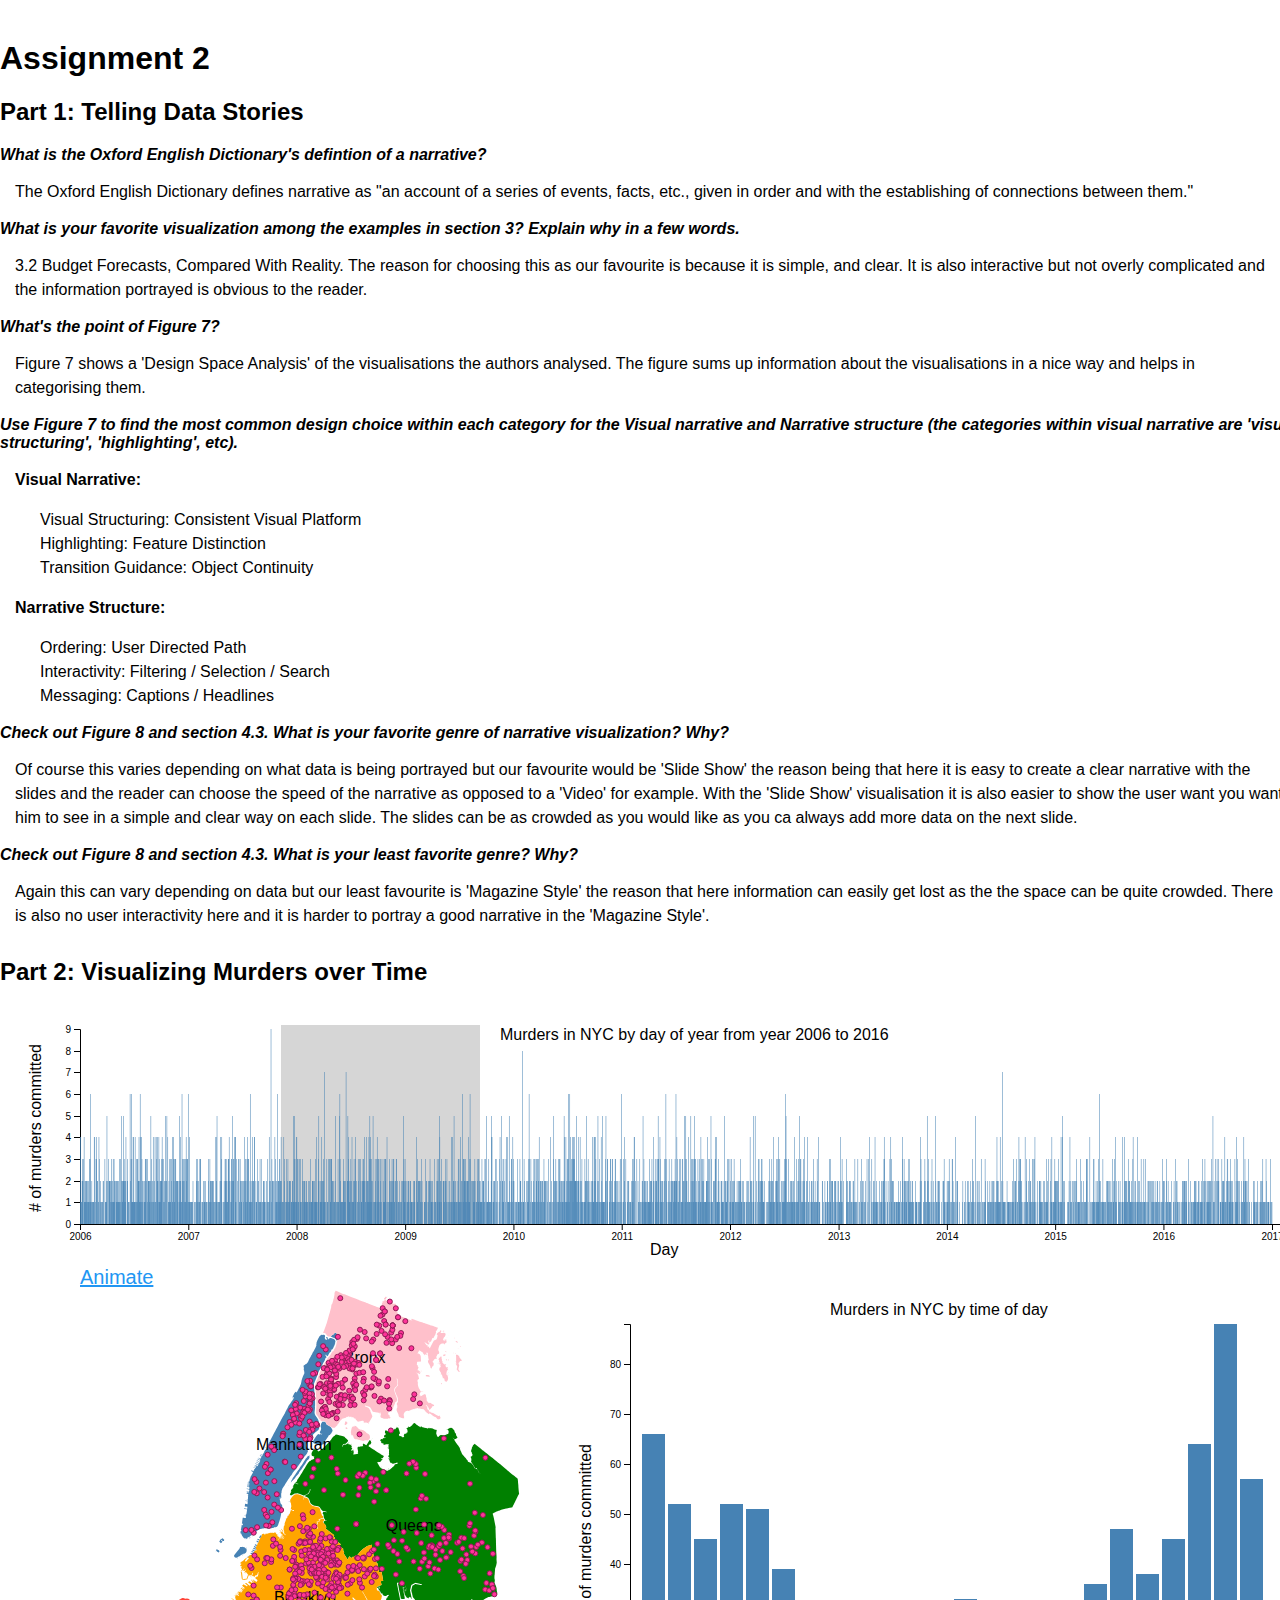
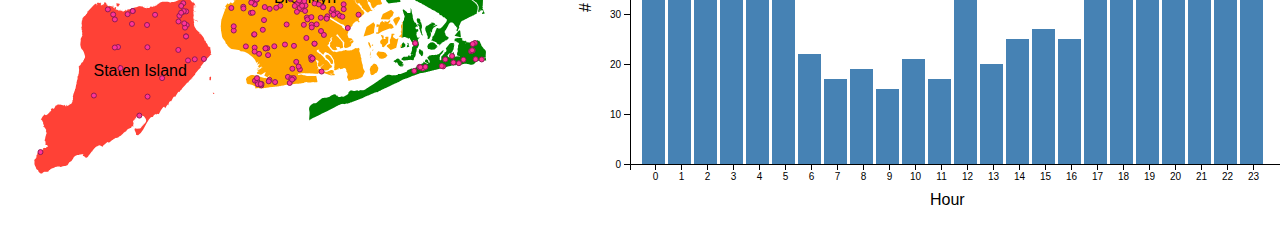
<file: assignment2/index.html>
<!DOCTYPE html>
<html>
  <head>
    <meta charset="utf-8">
    <title>Assignment 2</title>
    <script type="text/javascript" src="d3/d3.js"></script>

    <style type="text/css">
      body {
        font-family: 'Lucida Grande', 'Helvetica Neue', Helvetica, Arial, sans-serif;
        font-size: 16px;

        margin: 40px 0 20px 0;
        padding: 0;
      }

      #content {
        width: 1300px;
        margin: 0 auto;
      }

      div.part {
        margin-bottom: 30px;
      }

      p.question {
        font-weight: bold;
        font-style: italic;
      }

      p.answer {
        margin: 15px;
        line-height: 1.5;
      }

      .brushed {
            fill: #ff3399;
            stroke: #8e1b54;
            opacity: 1.0;
        }
      .non_brushed {
        display: none;
      }
      .button {
          border: 1px solid;
          padding: 8px 16px;
          cursor: pointer;
          background-color: #2196F3;
          margin: 20px;
      }

      li {
        list-style-type: none;
        line-height: 1.5;
      }
	  </style>

  </head>
  <body>

    <!--a href="http://www.tumblr.com/theme/467" class="install"></a-->
	<div id="content">
    <h1>Assignment 2</h1>
    <h2>Part 1: Telling Data Stories</h2>
    <div class="part">
      <p class="question">What is the Oxford English Dictionary's defintion of a narrative?</p>
      <p class="answer">The Oxford English Dictionary defines narrative as "an account of a series of events, facts, etc., given in order and with the establishing of connections between them."</p>
      <p class="question">What is your favorite visualization among the examples in section 3? Explain why in a few words.</p>
      <p class="answer">3.2 Budget Forecasts, Compared With Reality. The reason for choosing this as our favourite is because it is simple, and clear. It is also interactive but not overly complicated and the information portrayed is obvious to the reader.</p>
      <p class="question">What's the point of Figure 7?</p>
      <p class="answer">Figure 7 shows a 'Design Space Analysis' of the visualisations the authors analysed. The figure sums up information about the visualisations in a nice way and helps in categorising them.</p>
      <p class="question">Use Figure 7 to find the most common design choice within each category for the Visual narrative and Narrative structure (the categories within visual narrative are 'visual structuring', 'highlighting', etc).</p>
      <p class="answer">
        <b>Visual Narrative:</b>
        <ul>
          <li>Visual Structuring: Consistent Visual Platform</li>
          <li>Highlighting: Feature Distinction</li>
          <li>Transition Guidance: Object Continuity</li>
        </ul>
      </p>
      <p class="answer">
        <b>Narrative Structure:</b>
        <ul>
          <li>Ordering: User Directed Path</li>
      		<li>Interactivity: Filtering / Selection / Search</li>
      		<li>Messaging: Captions / Headlines</li>
        </ul>
      </p>

      <p class="question">Check out Figure 8 and section 4.3. What is your favorite genre of narrative visualization? Why?</p>
      <p class="answer">Of course this varies depending on what data is being portrayed but our favourite would be 'Slide Show' the reason being that here it is easy to create a clear narrative with the slides and the reader can choose the speed of the narrative as opposed to a 'Video' for example. With the 'Slide Show' visualisation it is also easier to show the user want you want him to see in a simple and clear way on each slide. The slides can be as crowded as you would like as you ca always add more data on the next slide.</p>
      <p class="question">Check out Figure 8 and section 4.3. What is your least favorite genre? Why?</p>
      <p class="answer">Again this can vary depending on data but our least favourite is 'Magazine Style' the reason that here information can easily get lost as the the space can be quite crowded. There is also no user interactivity here and it is harder to portray a good narrative in the 'Magazine Style'.</p>
    </div>
    <h2>Part 2: Visualizing Murders over Time</h2>
    <br>
    <div id="main"></div>
  </div>

    <script type="text/javascript">

      //Width and height
      var w = 1300;
      var h = 800;
      var margin = {top: 20, right: 20, bottom: 60, left: 80};
      var graphHeight = 200;
      var circles, allData, dayData, yDayAxis;
      var days = 4017;
      var barWidth = w/days+0.2;
      var parseDate = d3.timeParse("%m/%d/%Y");
      var animation;

      var boroColor = ["#FF4136", "green", "orange", "steelblue", "pink"];

      //Define map projection
      var projection = d3.geoMercator()
                   .translate([w/2, h/2])
                   .scale(50000)
                   .center([-73.55, 40.80]);

      //Define path generator
      var path = d3.geoPath()
               .projection(projection);

      //Create SVG element
      var svg = d3.select("#main")
            .append("svg")
            .attr("width", w)
            .attr("height", h);

      var xScale = d3.scaleTime()
                      .domain([new Date("January 1, 2006"), new Date("December 31, 2017")])
                      .range([0,w]);

      var yScale;

      var xScaleDay = d3.scaleBand()
                     .domain(d3.range(24))
                     .rangeRound([0, w/2])
                     .padding(0.1);
      var yScaleDay;

      var brush = d3.brushX()
        .extent([[0, 0], [w, graphHeight]])
        .on("start brush", brushed);

      var g = svg.append("g")
          .attr("transform", "translate(" + margin.left + ",0)")
          .call(brush);

          var gDay = svg.append("g")
              .attr("transform", "translate(" + margin.left + ",0)")

      //Load in GeoJSON data
      d3.json("boroughs.json", function(json) {
        //Bind data and create one path per GeoJSON feature
        console.log(json)
        svg.selectAll("path")
           .data(json.features)
           .enter()
           .append("path")
           .attr("d", path)
           .style("fill", function(d, i) {
              return boroColor[i];
           });

         svg.selectAll("text")
            .data(json.features)
            .enter()
            .append("text")
            .attr('transform', function(d) {
              return "translate(" + (path.centroid(d)[0]-30.0) + ","+path.centroid(d)[1]+")";
            })
             .text(function(d) {
               return d.properties.BoroName
             });

           d3.csv("all_murder.csv", function(rawData) {
              allData = rawData;
              var data = getData(rawData);

              var max = d3.max(data, function(d) {
                return d.murders;
              });

              yScale = d3.scaleLinear()
                           .domain([0, max])
                           .rangeRound([graphHeight, 5]);

              dayData = getDayData(rawData);

              var maxDay = d3.max(dayData, function(d) {
                return d;
              });

              yScaleDay = d3.scaleLinear()
                          .domain([0, maxDay])
                          .rangeRound([490, 50]);

             circles = svg.selectAll("circle")
               .data(rawData)
               .enter()
               .append("circle")
               .attr("cx", function(d) {
                 return projection([d.Longitude, d.Latitude])[0];
               })
               .attr("cy", function(d) {
                 return projection([d.Longitude, d.Latitude])[1];
               })
               .attr("r", 2.5)
               .attr("class", "brushed")
               .attr("data-time", function(d) {
                 return d.RPT_DT;
               });

             g.append("g")
              .attr("class", "x-axis")
              .attr("transform", "translate(0,"+graphHeight+")")
              .call(d3.axisBottom(xScale).tickFormat(d3.timeFormat("%Y")));

             svg.append("text")
               .attr("transform", "translate("+w/2+","+(graphHeight+20)+")")
               .attr("dy", "0.71em")
               .text("Day");

             g.append("g")
              .attr("class", "y-axis")
              .call(d3.axisLeft().scale(yScale));

             svg.append("text")
              .attr("transform", "rotate(-90)")
              .attr("y", 30)
              .attr("x", -20)
              .attr("dy", "0.71em")
              .attr("text-anchor", "end")
              .text("# of murders committed");

            svg.append("text")
             .attr("transform", "translate(500,5)")
             .attr("dy", "0.71em")
             .text("Murders in NYC by day of year from year 2006 to 2016");

             g.selectAll(".bar")
              .data(data)
              .enter()
              .append("rect")
                 .attr("x", function(d, i) {
      			   		 return xScale(parseDate(d.date));
        			   })
        			   .attr("y", function(d) {
        			   		return yScale(d.murders);
        			   })
        			   .attr("width", barWidth)
        			   .attr("height", function(d) {
        			   		return graphHeight - yScale(d.murders);
        			   })
                .attr("class", "bar")
                .attr("fill", function(d) {
                 return "steelblue";
                });

                svg.append("text")
                  .attr("transform", "translate(80,"+(graphHeight+60)+")")
                  .attr("class", "button")
                  .on("click", function() {
                    animate();
                  })
                  .style("fill", "#2196F3")
                  .attr("text-decoration", "underline")
                  .attr("font-size", "20px")
                  .text("Animate");

                gDay.append("g")
                 .attr("class", "x-axis")
                 .attr("transform", "translate(550," + (h-margin.bottom) + ")")
                 .call(d3.axisBottom().scale(xScaleDay).tickFormat((d,i) => i));

                yDayAxis = gDay.append("g")
                 .attr("class", "y-axis-day")
                 .attr("transform", "translate(550,250)")
                 .call(d3.axisLeft().scale(yScaleDay));

                gDay.selectAll(".bar-day")
                 .data(dayData)
                 .enter()
                 .append("rect")
                   .attr("x", function(d, i) {
        			   		 return 562 + i*26;
          			   })
          			   .attr("y", function(d) {
          			   		return yScaleDay(d) + 250;
          			   })
          			   .attr("width", xScaleDay.bandwidth())
          			   .attr("height", function(d) {
          			   		return h - margin.bottom - 250 - yScaleDay(d);
          			   })
                  .attr("class", "bar-day")
                  .attr("fill", function(d) {
                   return "steelblue";
                  });

                svg.append("text")
                 .attr("transform", "rotate(-90)")
                 .attr("y", 580)
                 .attr("x", -420)
                 .attr("dy", "0.71em")
                 .attr("text-anchor", "end")
                 .text("# of murders committed");

                svg.append("text")
                 .attr("transform", "translate(830,280)")
                 .attr("dy", "0.71em")
                 .text("Murders in NYC by time of day");

                svg.append("text")
                 .attr("transform", "translate(930,770)")
                 .attr("dy", "0.71em")
                 .text("Hour");


                 g.call(brush.move, [200, 400]);
           });

      });

      function brushed() {
        var extent = d3.event.selection.map(xScale.invert, xScale);

        var firstTime = extent[0].getTime();
        var lastTime = extent[1].getTime();

        circles.filter(function() {
          var date = parseDate(this.getAttribute('data-time'));
          var time = date.getTime()

          if (firstTime > time || lastTime < time) {
            this.classList.add('non_brushed');
            this.classList.remove('brushed');
          } else {
            this.classList.add('brushed');
            this.classList.remove('non_brushed');
          }
        });

        updateBarchart();
      }

      function updateBarchart() {
          var d_brushed =  d3.selectAll(".brushed").data();
          var data;


          data = getDayData(d_brushed);

          var maxDay = d3.max(data, function(d) {
            return d;
          });

          yScaleDay = d3.scaleLinear()
                      .domain([0, maxDay])
                      .rangeRound([490, 50]);

          yDayAxis.call(d3.axisLeft().scale(yScaleDay));

          gDay.selectAll(".bar-day").remove();

          gDay.selectAll(".bar-day")
           .data(data)
           .enter()
           .append("rect")
             .attr("x", function(d, i) {
               return 562 + i*26;
             })
             .attr("y", function(d) {
                return yScaleDay(d) + 250;
             })
             .attr("width", xScaleDay.bandwidth())
             .attr("height", function(d) {
                return h - margin.bottom - 250 - yScaleDay(d);
             })
            .attr("class", "bar-day")
            .attr("fill", function(d) {
               return "steelblue";
            });

      }

      function animate() {
        g.call(brush.move, [0, 200]);
        g.transition()
          .duration(7000)
          .ease(d3.easeLinear)
          .call(brush.move, [w-200, w]);
      }

      function getDayData(rawData) {
        var sortedData = [];

        for (var i=0; i<24; i++) {
          sortedData[i] = 0;
        }

        for (line in rawData) {
          if ("CMPLNT_FR_TM" in rawData[line]) {
            var hour = parseInt(rawData[line].CMPLNT_FR_TM.substring(0, 2));

            if(isNaN(hour)) hour = 0;
            sortedData[hour]++;
          }
        }

        return sortedData;
      }

      function getData(rawData) {
        var sortedData = [];
        for (line in rawData) {
          if ("RPT_DT" in rawData[line]) {
            if (!(rawData[line].RPT_DT in sortedData)) {
              sortedData[rawData[line].RPT_DT] = 0;
            }
            sortedData[rawData[line].RPT_DT]++;
          }
        }

        var finalArray = [];
        for (var i in sortedData) {
          var object = {
            date: i,
            murders: sortedData[i]
          }
          finalArray.push(object);
        }

        return finalArray;
      }
    </script>

  </body>
</html>
</file>
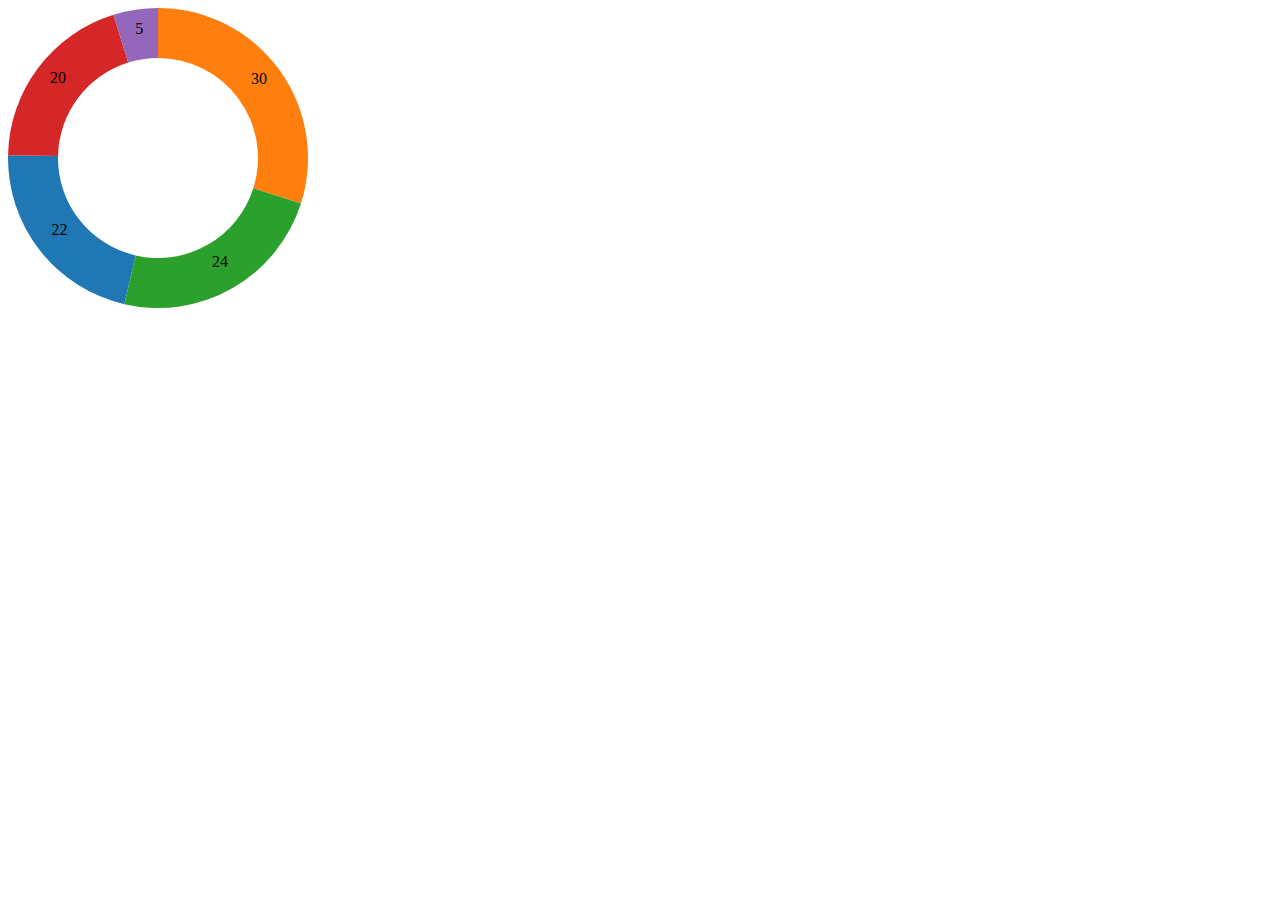
<file: index2.html>
<!DOCTYPE html>
<html>
  <head>
    <meta charset="utf-8">
    <title>Test D3</title>
    <script type="text/javascript" src="d3/d3.js"></script>

    <style type="text/css">

	</style>

  </head>
  <body>

    <script type="text/javascript">
      //Width and height
      var w = 300;
      var h = 300;
  //bronx, brooklyn, manhattan, queens, staten
      var dataset = [ 0.217, 0.299, 0.237, 0.199, 0.048];

      d3.csv("crime_by_state.txt", function(data) {
        console.log(data)

        var outerRadius = w / 2;
        var innerRadius = w / 3;
        var arc = d3.arc()
              .innerRadius(innerRadius)
              .outerRadius(outerRadius);

        var pie = d3.pie();

        //Easy colors accessible via a 10-step ordinal scale
        var color = d3.scaleOrdinal(d3.schemeCategory10);

        //Create SVG element
        var svg = d3.select("body")
              .append("svg")
              .attr("width", w)
              .attr("height", h);

        //Set up groups
        var arcs = svg.selectAll("g.arc")
                .data(pie(dataset))
                .enter()
                .append("g")
                .attr("class", "arc")
                .attr("transform", "translate(" + outerRadius + "," + outerRadius + ")");

        //Draw arc paths
        arcs.append("path")
            .attr("fill", function(d, i) {
              return color(i);
            })
            .attr("d", arc);

        //Labels
        arcs.append("text")
            .attr("transform", function(d) {
              console.log(d)
              return "translate(" + arc.centroid(d) + ")";
            })
            .attr("text-anchor", "middle")
            .text(function(d) {
              console.log(d.value)
              console.log(parseFloat(d.value))
              return (parseFloat(d.value).toFixed(2) * 100);
            });
      });

    </script>
  </body>
</html>
</file>
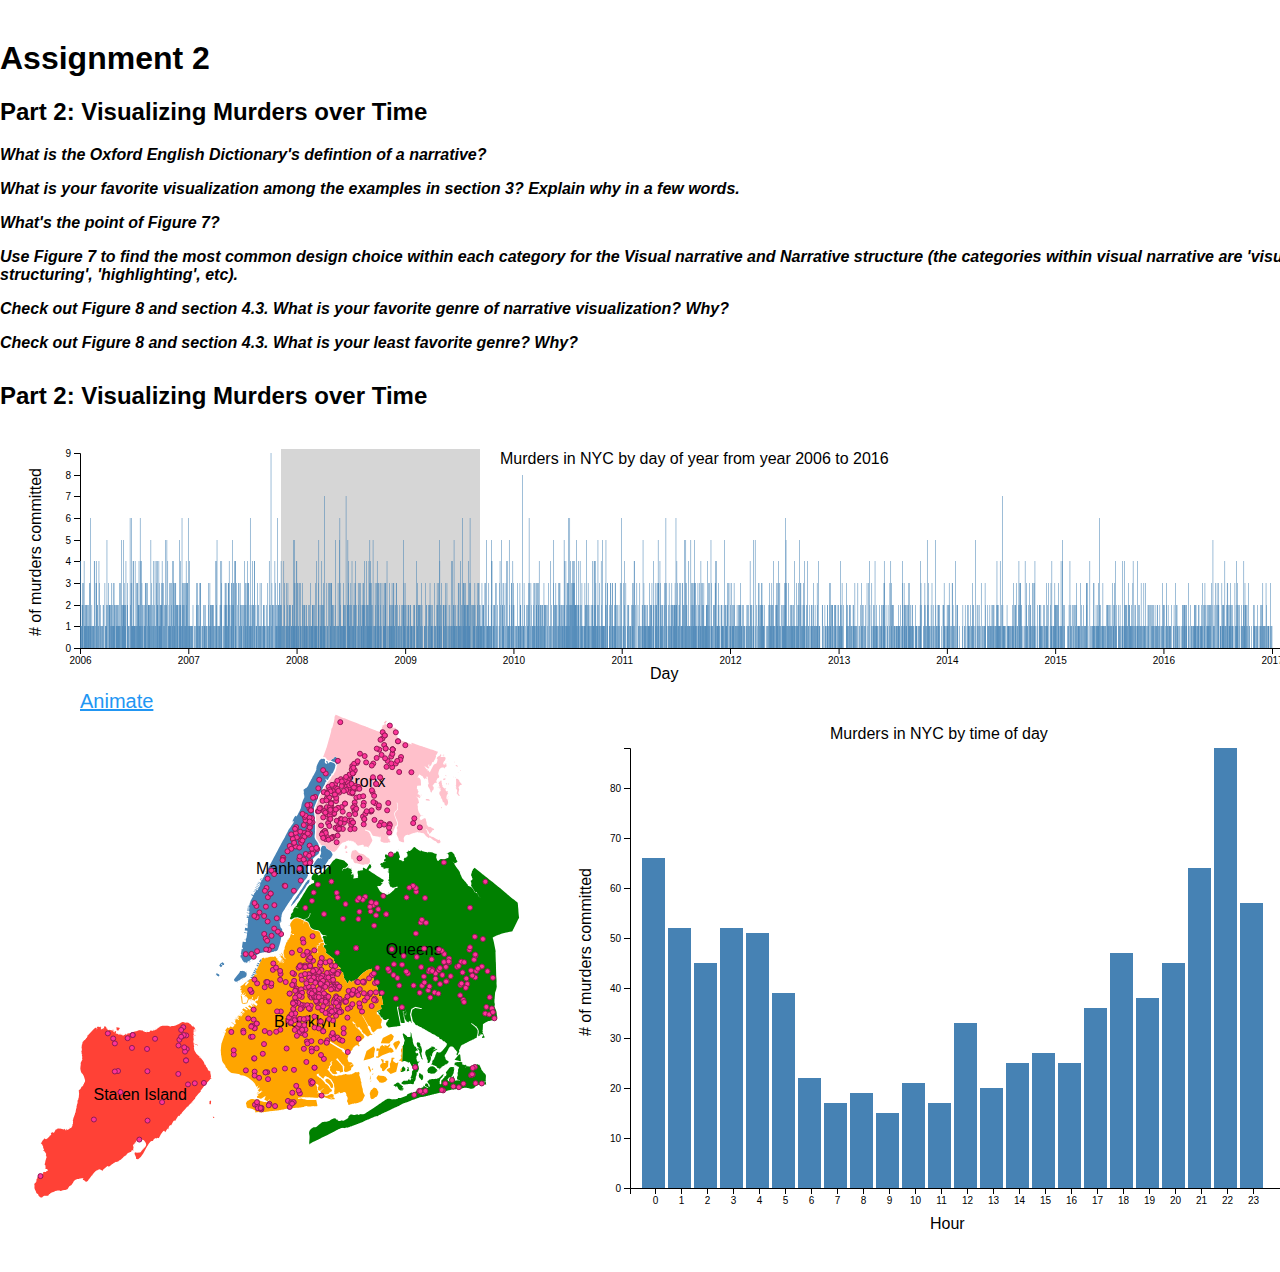
<file: map-all.html>
<!DOCTYPE html>
<html>
  <head>
    <meta charset="utf-8">
    <title>Assignment 2</title>
    <script type="text/javascript" src="d3/d3.js"></script>

    <style type="text/css">
      body {
        font-family: 'Lucida Grande', 'Helvetica Neue', Helvetica, Arial, sans-serif;
        font-size: 16px;

        margin: 40px 0 20px 0;
        padding: 0;
      }

      #content {
        width: 1300px;
        margin: 0 auto;
      }

      div.part {
        margin-bottom: 30px;
      }

      p.question {
        font-weight: bold;
        font-style: italic;
      }

      p.answer {
        margin: 15px;
        line-height: 1.5;
      }

      .brushed {
            fill: #ff3399;
            stroke: #8e1b54;
            opacity: 1.0;
        }
      .non_brushed {
        display: none;
      }
      .button {
          border: 1px solid;
          padding: 8px 16px;
          cursor: pointer;
          background-color: #2196F3;
          margin: 20px;
      }
	  </style>

  </head>
  <body>

    <!--a href="http://www.tumblr.com/theme/467" class="install"></a-->
	<div id="content">
    <h1>Assignment 2</h1>
    <h2>Part 2: Visualizing Murders over Time</h2>
    <div class="part">
      <p class="question">What is the Oxford English Dictionary's defintion of a narrative?</p>
      <p class="answer"></p>
      <p class="question">What is your favorite visualization among the examples in section 3? Explain why in a few words.</p>
      <p class="answer"></p>
      <p class="question">What's the point of Figure 7?</p>
      <p class="answer"></p>
      <p class="question">Use Figure 7 to find the most common design choice within each category for the Visual narrative and Narrative structure (the categories within visual narrative are 'visual structuring', 'highlighting', etc).</p>
      <p class="answer"></p>
      <p class="question">Check out Figure 8 and section 4.3. What is your favorite genre of narrative visualization? Why?</p>
      <p class="answer"></p>
      <p class="question">Check out Figure 8 and section 4.3. What is your least favorite genre? Why?</p>
      <p class="answer"></p>
      <p class="question"></p>
      <p class="answer"></p>
      <p class="question"></p>
      <p class="answer"></p>
      <p class="question"></p>
      <p class="answer"></p>
    </div>
    <h2>Part 2: Visualizing Murders over Time</h2>
    <br>
    <div id="main"></div>
  </div>

    <script type="text/javascript">

      //Width and height
      var w = 1300;
      var h = 800;
      var margin = {top: 20, right: 20, bottom: 60, left: 80};
      var graphHeight = 200;
      var circles, allData, dayData, yDayAxis;
      var days = 4017;
      var barWidth = w/days+0.2;
      var parseDate = d3.timeParse("%m/%d/%Y");
      var animation;

      var boroColor = ["#FF4136", "green", "orange", "steelblue", "pink"];

      //Define map projection
      var projection = d3.geoMercator()
                   .translate([w/2, h/2])
                   .scale(50000)
                   .center([-73.55, 40.80]);

      //Define path generator
      var path = d3.geoPath()
               .projection(projection);

      //Create SVG element
      var svg = d3.select("#main")
            .append("svg")
            .attr("width", w)
            .attr("height", h);

      var xScale = d3.scaleTime()
                      .domain([new Date("January 1, 2006"), new Date("December 31, 2017")])
                      .range([0,w]);

      var yScale;

      var xScaleDay = d3.scaleBand()
                     .domain(d3.range(24))
                     .rangeRound([0, w/2])
                     .padding(0.1);
      var yScaleDay;

      var brush = d3.brushX()
        .extent([[0, 0], [w, graphHeight]])
        .on("start brush", brushed);

      var g = svg.append("g")
          .attr("transform", "translate(" + margin.left + ",0)")
          .call(brush);

          var gDay = svg.append("g")
              .attr("transform", "translate(" + margin.left + ",0)")

      //Load in GeoJSON data
      d3.json("boroughs.json", function(json) {
        //Bind data and create one path per GeoJSON feature
        console.log(json)
        svg.selectAll("path")
           .data(json.features)
           .enter()
           .append("path")
           .attr("d", path)
           .style("fill", function(d, i) {
              return boroColor[i];
           });

         svg.selectAll("text")
            .data(json.features)
            .enter()
            .append("text")
            .attr('transform', function(d) {
              return "translate(" + (path.centroid(d)[0]-30.0) + ","+path.centroid(d)[1]+")";
            })
             .text(function(d) {
               return d.properties.BoroName
             });

           d3.csv("all_murder.csv", function(rawData) {
              allData = rawData;
              var data = getData(rawData);

              var max = d3.max(data, function(d) {
                return d.murders;
              });

              yScale = d3.scaleLinear()
                           .domain([0, max])
                           .rangeRound([graphHeight, 5]);

              dayData = getDayData(rawData);

              var maxDay = d3.max(dayData, function(d) {
                return d;
              });

              yScaleDay = d3.scaleLinear()
                          .domain([0, maxDay])
                          .rangeRound([490, 50]);

             circles = svg.selectAll("circle")
               .data(rawData)
               .enter()
               .append("circle")
               .attr("cx", function(d) {
                 return projection([d.Longitude, d.Latitude])[0];
               })
               .attr("cy", function(d) {
                 return projection([d.Longitude, d.Latitude])[1];
               })
               .attr("r", 2.5)
               .attr("class", "brushed")
               .attr("data-time", function(d) {
                 return d.RPT_DT;
               });

             g.append("g")
              .attr("class", "x-axis")
              .attr("transform", "translate(0,"+graphHeight+")")
              .call(d3.axisBottom(xScale).tickFormat(d3.timeFormat("%Y")));

             svg.append("text")
               .attr("transform", "translate("+w/2+","+(graphHeight+20)+")")
               .attr("dy", "0.71em")
               .text("Day");

             g.append("g")
              .attr("class", "y-axis")
              .call(d3.axisLeft().scale(yScale));

             svg.append("text")
              .attr("transform", "rotate(-90)")
              .attr("y", 30)
              .attr("x", -20)
              .attr("dy", "0.71em")
              .attr("text-anchor", "end")
              .text("# of murders committed");

            svg.append("text")
             .attr("transform", "translate(500,5)")
             .attr("dy", "0.71em")
             .text("Murders in NYC by day of year from year 2006 to 2016");

             g.selectAll(".bar")
              .data(data)
              .enter()
              .append("rect")
                 .attr("x", function(d, i) {
      			   		 return xScale(parseDate(d.date));
        			   })
        			   .attr("y", function(d) {
        			   		return yScale(d.murders);
        			   })
        			   .attr("width", barWidth)
        			   .attr("height", function(d) {
        			   		return graphHeight - yScale(d.murders);
        			   })
                .attr("class", "bar")
                .attr("fill", function(d) {
                 return "steelblue";
                });

                svg.append("text")
                  .attr("transform", "translate(80,"+(graphHeight+60)+")")
                  .attr("class", "button")
                  .on("click", function() {
                    animate();
                  })
                  .style("fill", "#2196F3")
                  .attr("text-decoration", "underline")
                  .attr("font-size", "20px")
                  .text("Animate");

                gDay.append("g")
                 .attr("class", "x-axis")
                 .attr("transform", "translate(550," + (h-margin.bottom) + ")")
                 .call(d3.axisBottom().scale(xScaleDay).tickFormat((d,i) => i));

                yDayAxis = gDay.append("g")
                 .attr("class", "y-axis-day")
                 .attr("transform", "translate(550,250)")
                 .call(d3.axisLeft().scale(yScaleDay));

                gDay.selectAll(".bar-day")
                 .data(dayData)
                 .enter()
                 .append("rect")
                   .attr("x", function(d, i) {
        			   		 return 562 + i*26;
          			   })
          			   .attr("y", function(d) {
          			   		return yScaleDay(d) + 250;
          			   })
          			   .attr("width", xScaleDay.bandwidth())
          			   .attr("height", function(d) {
          			   		return h - margin.bottom - 250 - yScaleDay(d);
          			   })
                  .attr("class", "bar-day")
                  .attr("fill", function(d) {
                   return "steelblue";
                  });

                svg.append("text")
                 .attr("transform", "rotate(-90)")
                 .attr("y", 580)
                 .attr("x", -420)
                 .attr("dy", "0.71em")
                 .attr("text-anchor", "end")
                 .text("# of murders committed");

                svg.append("text")
                 .attr("transform", "translate(830,280)")
                 .attr("dy", "0.71em")
                 .text("Murders in NYC by time of day");

                svg.append("text")
                 .attr("transform", "translate(930,770)")
                 .attr("dy", "0.71em")
                 .text("Hour");


                 g.call(brush.move, [200, 400]);
           });

      });

      function brushed() {
        var extent = d3.event.selection.map(xScale.invert, xScale);

        var firstTime = extent[0].getTime();
        var lastTime = extent[1].getTime();

        circles.filter(function() {
          var date = parseDate(this.getAttribute('data-time'));
          var time = date.getTime()

          if (firstTime > time || lastTime < time) {
            this.classList.add('non_brushed');
            this.classList.remove('brushed');
          } else {
            this.classList.add('brushed');
            this.classList.remove('non_brushed');
          }
        });

        updateBarchart();
      }

      function updateBarchart() {
          var d_brushed =  d3.selectAll(".brushed").data();
          var data;


          data = getDayData(d_brushed);

          var maxDay = d3.max(data, function(d) {
            return d;
          });

          yScaleDay = d3.scaleLinear()
                      .domain([0, maxDay])
                      .rangeRound([490, 50]);

          yDayAxis.call(d3.axisLeft().scale(yScaleDay));

          gDay.selectAll(".bar-day").remove();

          gDay.selectAll(".bar-day")
           .data(data)
           .enter()
           .append("rect")
             .attr("x", function(d, i) {
               return 562 + i*26;
             })
             .attr("y", function(d) {
                return yScaleDay(d) + 250;
             })
             .attr("width", xScaleDay.bandwidth())
             .attr("height", function(d) {
                return h - margin.bottom - 250 - yScaleDay(d);
             })
            .attr("class", "bar-day")
            .attr("fill", function(d) {
               return "steelblue";
            });

      }

      function animate() {
        g.call(brush.move, [0, 200]);
        g.transition()
          .duration(7000)
          .ease(d3.easeLinear)
          .call(brush.move, [w-200, w]);
      }

      function getDayData(rawData) {
        var sortedData = [];

        for (var i=0; i<24; i++) {
          sortedData[i] = 0;
        }

        for (line in rawData) {
          if ("CMPLNT_FR_TM" in rawData[line]) {
            var hour = parseInt(rawData[line].CMPLNT_FR_TM.substring(0, 2));

            if(isNaN(hour)) hour = 0;
            sortedData[hour]++;
          }
        }
      //  console.log(sortedData)
        return sortedData;
      }

      function getData(rawData) {
        var sortedData = [];
        for (line in rawData) {
          if ("RPT_DT" in rawData[line]) {
            if (!(rawData[line].RPT_DT in sortedData)) {
              sortedData[rawData[line].RPT_DT] = 0;
            }
            sortedData[rawData[line].RPT_DT]++;
          }
        }

        var finalArray = [];
        for (var i in sortedData) {
          var object = {
            date: i,
            murders: sortedData[i]
          }
          finalArray.push(object);
        }

        return finalArray;
      }
    </script>

  </body>
</html>
</file>
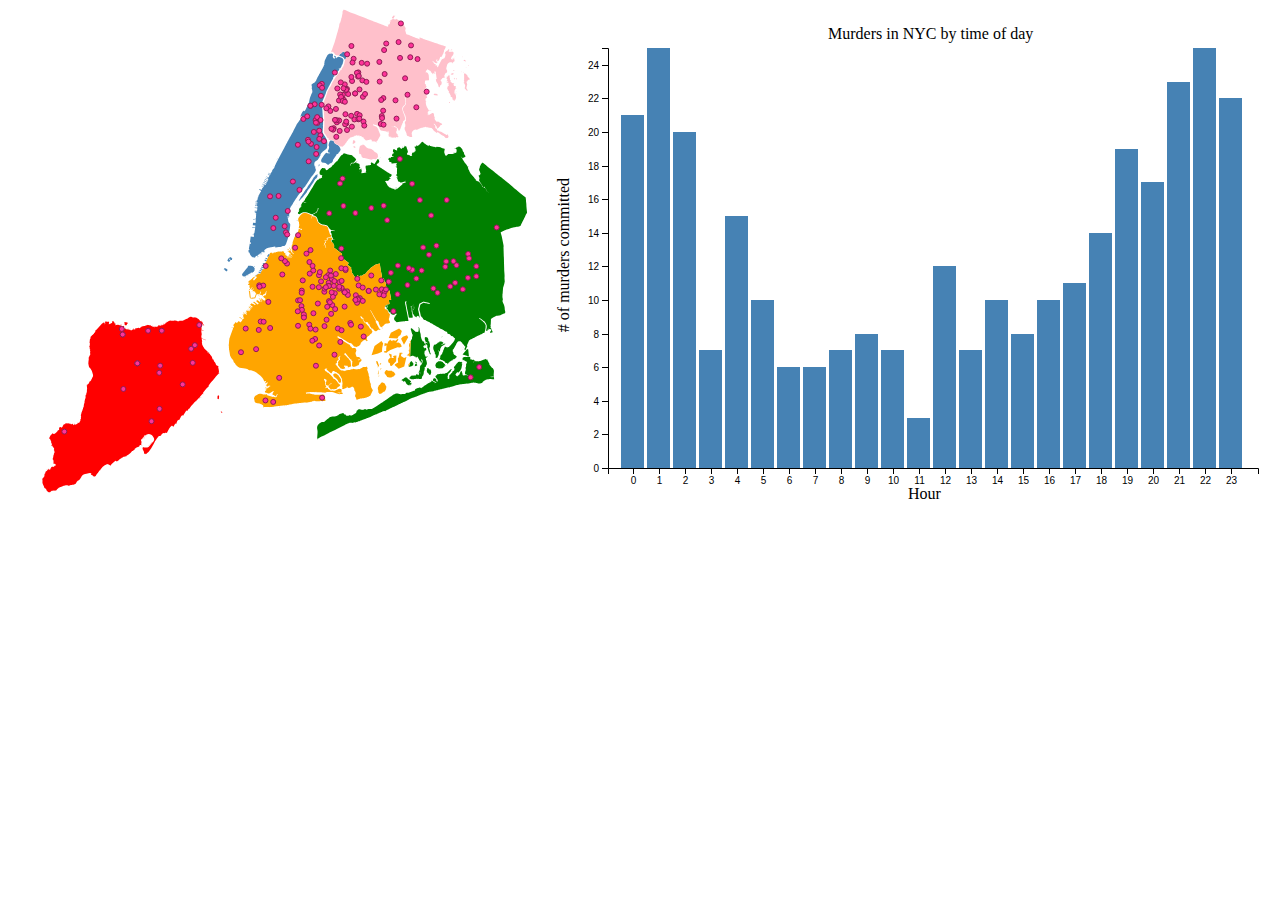
<file: map.html>
<!DOCTYPE html>
<html>
  <head>
    <meta charset="utf-8">
    <title>Test D3</title>
    <script type="text/javascript" src="d3/d3.js"></script>

    <style type="text/css">
      .brushed {
            fill: #ff3399;
            stroke: #8e1b54;
            opacity: 1.0;
        }
      .circlePoint {
        fill: #black;
        stroke: #gray;
        opacity: 1.0;
      }
	  </style>

  </head>

  <body>
    <script type="text/javascript">

      //Width and height
      var w = 1300;
      var h = 500;
      var margin = {top: 20, right: 20, bottom: 60, left: w/2-50};
      var circles, brush, allData;

      var boroColor = ["red", "green", "orange", "steelblue", "pink"];

      //Define map projection
      var projection = d3.geoMercator()
                   .translate([w/2, h/2])
                   .scale(50000)
                   .center([-73.55, 40.70]);

      //Define path generator
      var path = d3.geoPath()
               .projection(projection);

      //Create SVG element
      var svg = d3.select("body")
            .append("svg")
            .attr("width", w)
            .attr("height", h);

      var xScale = d3.scaleBand()
                     .domain(d3.range(24))
                     .rangeRound([0, w/2])
                     .padding(0.1);
      var yScale;
/*
      xScaleOne = d3.scaleBand()
                 .domain(d3.range(datasetOne.length))
                 .range([80, w-200], 0.05)
                 .paddingInner(0.5);
      yScaleOne = d3.scaleLinear()
                 .domain([0, d3.max(datasetOne, function(d, i) {
                                var max = 0;
                                for (var type in keys) {
                                  max += d[keys[type]];
                                }
                                return 10 + max;
                             })
                 ])
                 .range([h-margin, 50]);
*/

      var g = svg.append("g")
          .attr("transform", "translate(" + margin.left + "," + margin.top + ")");

      //Load in GeoJSON data
      d3.json("boroughs.json", function(json) {
        //Bind data and create one path per GeoJSON feature
        console.log(json)
        svg.selectAll("path")
           .data(json.features)
           .enter()
           .append("path")
           .attr("d", path)
           .style("fill", function(d, i) {
              return boroColor[i];
           });

           d3.csv("murders.csv", function(rawData) {
              allData = rawData;
              var data = getData(rawData);

              var max = d3.max(data, function(d) {
                return d;
              });

              yScale = d3.scaleLinear()
                           .domain([0, max])
                           .rangeRound([h-margin.bottom, margin.top]);

             circles = svg.selectAll("circle")
               .data(rawData)
               .enter()
               .append("circle")
               .attr("cx", function(d) {
                 return projection([d.Longitude, d.Latitude])[0];
               })
               .attr("cy", function(d) {
                 return projection([d.Longitude, d.Latitude])[1];
               })
               .attr("r", 2.5)
               .attr("class", "brushed");

             g.append("g")
              .attr("class", "x-axis")
              .attr("transform", "translate(0," + (h-margin.bottom) + ")")
              .call(d3.axisBottom().scale(xScale).tickFormat((d,i) => i));

             g.append("text")
              .attr("transform", "translate(220, 0)")
              .attr("dy", "0.71em")
              .text("Murders in NYC by time of day");

             g.append("text")
               .attr("transform", "translate(300," + (h-40) + ")")
               .attr("dy", "0.71em")
               .text("Hour");

             g.append("g")
              .attr("class", "y-axis")
              .call(d3.axisLeft().scale(yScale));

             g.append("text")
              .attr("transform", "rotate(-90)")
              .attr("y", -50)
              .attr("x", -150)
              .attr("dy", "0.71em")
              .attr("text-anchor", "end")
              .text("# of murders committed");

             g.selectAll(".bar")
              .data(data)
              .enter()
              .append("rect")
                 .attr("x", function(d, i) {
      			   		 return 13+i * (26);
        			   })
        			   .attr("y", function(d) {
        			   		return yScale(d);
        			   })
        			   .attr("width", xScale.bandwidth())
        			   .attr("height", function(d) {
        			   		return h - margin.bottom - yScale(d);
        			   })
                .attr("class", "bar")
                .attr("fill", function(d) {
                 return "steelblue";
                });

                brush = d3.brush()
                          .on("brush", highlightBrushedCircles)
                          .on("end", updateBarchart);

                svg.append("g")
                   .call(brush);

           });
      });

      function highlightBrushedCircles() {

        if (d3.event.selection != null) {

            // revert circles to initial style
            circles.attr("class", "non_brushed");

            var brush_coords = d3.brushSelection(this);

            // style brushed circles
            circles.filter(function (){
               var cx = d3.select(this).attr("cx"),
                   cy = d3.select(this).attr("cy");

                 return isBrushed(brush_coords, cx, cy);
             })
             .attr("class", "brushed");
          }
      }

      function isBrushed(brush_coords, cx, cy) {

             var x0 = brush_coords[0][0],
                 x1 = brush_coords[1][0],
                 y0 = brush_coords[0][1],
                 y1 = brush_coords[1][1];

            return x0 <= cx && cx <= x1 && y0 <= cy && cy <= y1;
        }

      function updateBarchart() {

          // disregard brushes w/o selections
          // ref: http://bl.ocks.org/mbostock/6232537
          if (!d3.event.selection) return;

          // programmed clearing of brush after mouse-up
          // ref: https://github.com/d3/d3-brush/issues/10
          d3.select(this).call(brush.move, null);
          var d_brushed =  d3.selectAll(".brushed").data();

          var data;

          // populate table if one or more elements is brushed

          if (d_brushed.length < 1) {
              data = getData(allData);
              circles.attr("class", "brushed");
          } else {
              data = getData(d_brushed);
          }

          var max = d3.max(data, function(d) {
            return d;
          });

          yScale = d3.scaleLinear()
                         .domain([0, max])
                         .rangeRound([h-margin.bottom, margin.top]);

          svg.selectAll('.y-axis')
            .call(d3.axisLeft().scale(yScale));

          g.selectAll(".bar").remove();

          g.selectAll(".bar")
           .data(data)
           .enter()
           .append("rect")
              .attr("x", function(d, i) {
                return 13+i * (26);
              })
              .attr("y", function(d) {
                 return yScale(d);
              })
              .attr("width", xScale.bandwidth())
              .attr("height", function(d) {
                 return h - margin.bottom - yScale(d);
              })
             .attr("class", "bar")
             .attr("fill", function(d) {
              return "steelblue";
             });

      }

      function getData(rawData) {
        var sortedData = [];

        for (var i=0; i<24; i++) {
          sortedData[i] = 0;
        }

        for (line in rawData) {
          if ("CMPLNT_FR_TM" in rawData[line]) {
            var hour = parseInt(rawData[line].CMPLNT_FR_TM.substring(0, 2));
            sortedData[hour]++;
          }
        }
        console.log(sortedData)
        return sortedData;
      }

    </script>

  </body>
</html>
</file>
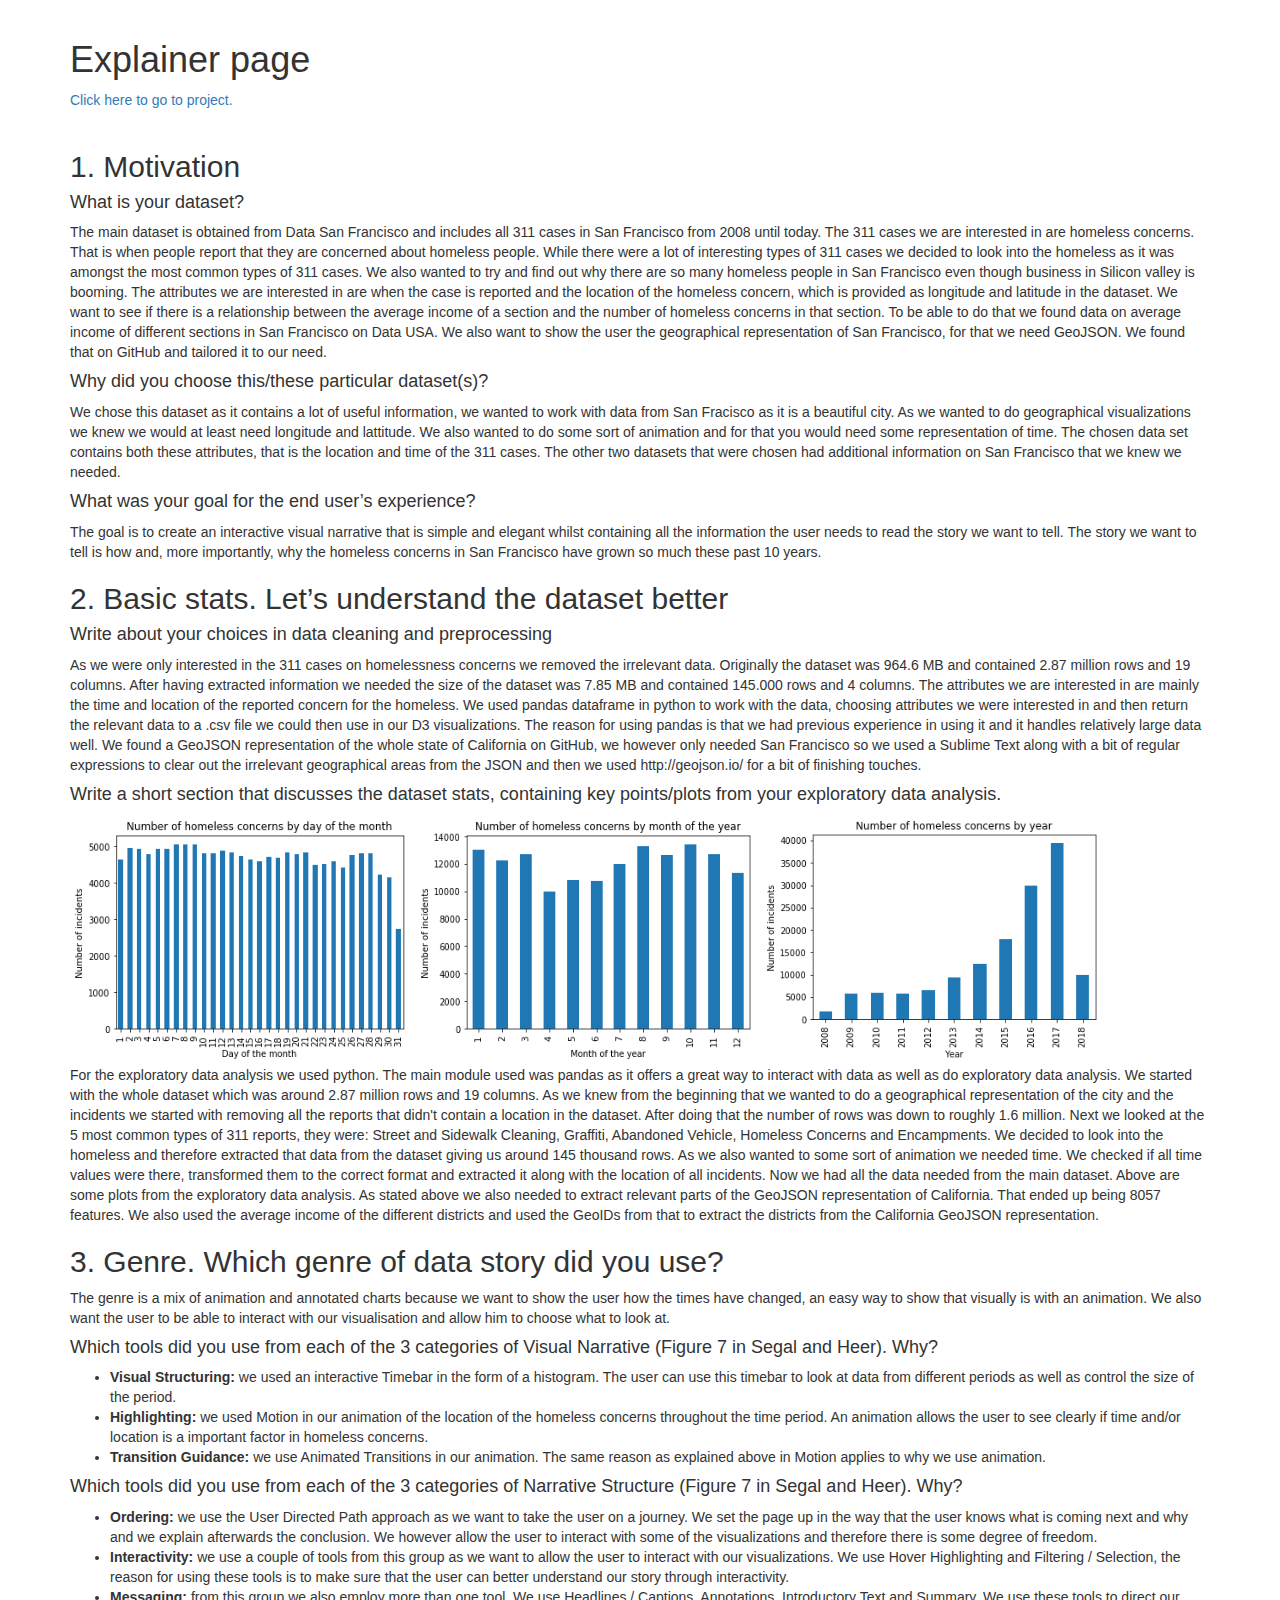
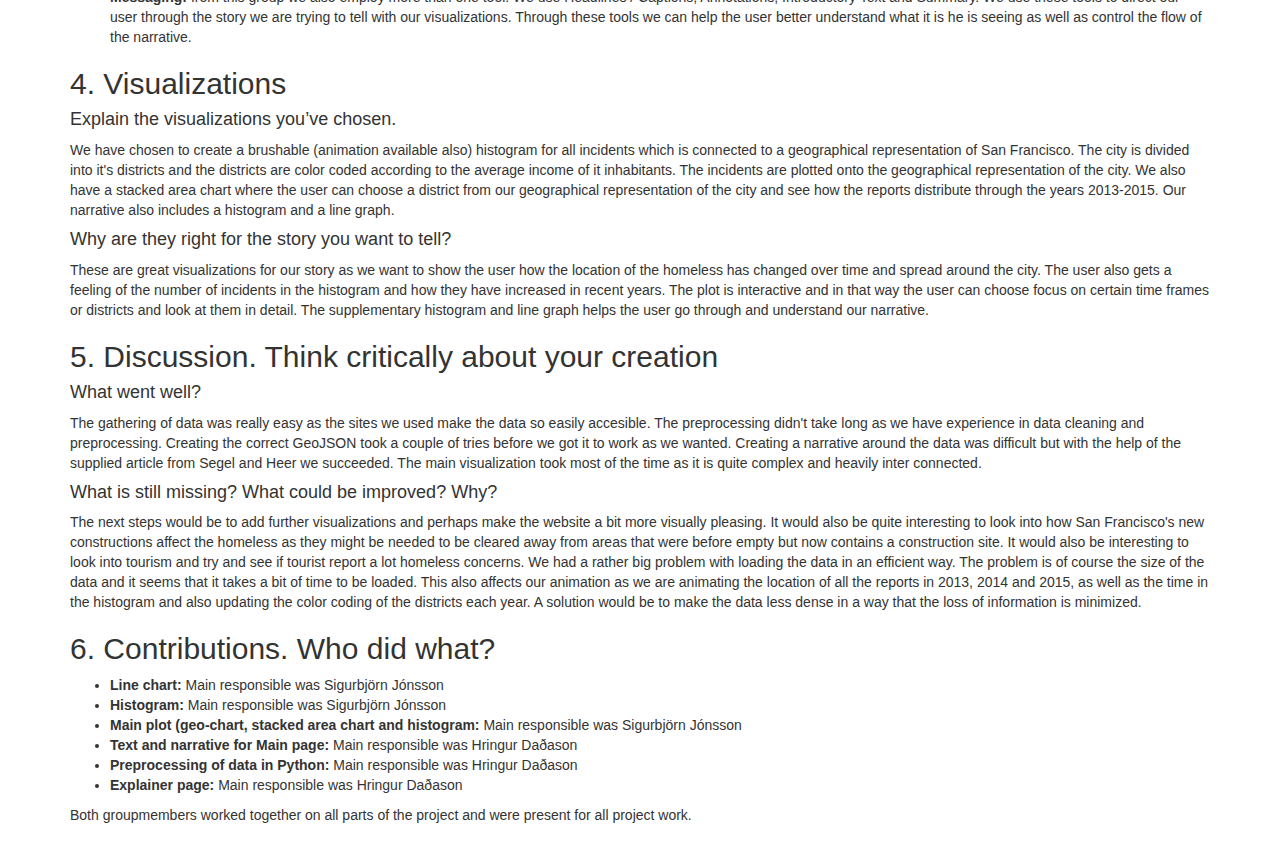
<file: Final_assignment/explainer.html>
<!DOCTYPE html>
<html lang="en">
  <head>
    <meta charset="utf-8">
    <meta http-equiv="X-UA-Compatible" content="IE=edge">
    <meta name="viewport" content="width=device-width, initial-scale=1">
    <!-- The above 3 meta tags *must* come first in the head; any other head content must come *after* these tags -->
    <title>Final Project - Social data analysis and visualization</title>

    <!-- Bootstrap -->
    <link href="css/bootstrap.min.css" rel="stylesheet">
    <link href="css/style.css" rel="stylesheet">

    <!-- HTML5 shim and Respond.js for IE8 support of HTML5 elements and media queries -->
    <!-- WARNING: Respond.js doesn't work if you view the page via file:// -->
    <!--[if lt IE 9]>
      <script src="https://oss.maxcdn.com/html5shiv/3.7.3/html5shiv.min.js"></script>
      <script src="https://oss.maxcdn.com/respond/1.4.2/respond.min.js"></script>
    <![endif]-->
  </head>
  <body>
    <header class="bg-primary text-white">

    </header>
    <br>
    <section id="main">
      <div class="container">
        <h1>Explainer page</h1>
        <a href="index.html">Click here to go to project.</a>
        <br><br>
        <h2>1. Motivation</h2>

        <h4>What is your dataset?</h4>
        <p>The main dataset is obtained from Data San Francisco and includes all 311 cases in San Francisco from 2008 until today. The 311 cases we are interested in are homeless concerns. That is when people report that they are concerned about homeless people. While there were a lot of interesting types of 311 cases we decided to look into the homeless as it was amongst the most common types of 311 cases. We also wanted to try and find out why there are so many homeless people in San Francisco even though business in Silicon valley is booming. The attributes we are interested in are when the case is reported and the location of the homeless concern, which is provided as longitude and latitude in the dataset. We want to see if there is a relationship between the average income of a section and the number of homeless concerns in that section. To be able to do that we found data on average income of different sections in San Francisco on Data USA. We also want to show the user the geographical representation of San Francisco, for that we need GeoJSON. We found that on GitHub and tailored it to our need.
        </p>
        <h4>Why did you choose this/these particular dataset(s)?</h4>
        <p>We chose this dataset as it contains a lot of useful information, we wanted to work with data from San Fracisco as it is a beautiful city. As we wanted to do geographical visualizations we knew we would at least need longitude and lattitude. We also wanted to do some sort of animation and for that you would need some representation of time. The chosen data set contains both these attributes, that is the location and time of the 311 cases. The other two datasets that were chosen had additional information on San Francisco that we knew we needed.</p>
        <h4>What was your goal for the end user’s experience?</h4>
        <p>The goal is to create an interactive visual narrative that is simple and elegant whilst containing all the information the user needs to read the story we want to tell. The story we want to tell is how and, more importantly, why the homeless concerns in San Francisco have grown so much these past 10 years.</p>

        <h2>2. Basic stats. Let’s understand the dataset better</h2>
        <h4>Write about your choices in data cleaning and preprocessing</h4>
        <p>As we were only interested in the 311 cases on homelessness concerns we removed the irrelevant data. Originally the dataset was 964.6 MB and contained 2.87 million rows and 19 columns. After having extracted information we needed the size of the dataset was 7.85 MB and contained 145.000 rows and 4 columns. The attributes we are interested in are mainly the time and location of the reported concern for the homeless. We used pandas dataframe in python to work with the data, choosing attributes we were interested in and then return the relevant data to a .csv file we could then use in our D3 visualizations. The reason for using pandas is that we had previous experience in using it and it handles relatively large data well. We found a GeoJSON representation of the whole state of California on GitHub, we however only needed San Francisco so we used a Sublime Text along with a bit of regular expressions to clear out the irrelevant geographical areas from the JSON and then we used http://geojson.io/ for a bit of finishing touches.</p>

        <h4>Write a short section that discusses the dataset stats, containing key points/plots from your exploratory data analysis.</h4>
        <img src="days.png" alt="" class="explainer-img">
        <img src="month.png" alt="" class="explainer-img">
        <img src="years.png" alt="" class="explainer-img">
        <p>For the exploratory data analysis we used python. The main module used was pandas as it offers a great way to interact with data as well as do exploratory data analysis. We started with the whole dataset which was around 2.87 million rows and 19 columns. As we knew from the beginning that we wanted to do a geographical representation of the city and the incidents we started with removing all the reports that didn't contain a location in the dataset. After doing that the number of rows was down to roughly 1.6 million. Next we looked at the 5 most common types of 311 reports, they were: Street and Sidewalk Cleaning, Graffiti, Abandoned Vehicle, Homeless Concerns and Encampments. We decided to look into the homeless and therefore extracted that data from the dataset giving us around 145 thousand rows. As we also wanted to some sort of animation we needed time. We checked if all time values were there, transformed them to the correct format and extracted it along with the location of all incidents. Now we had all the data needed from the main dataset. Above are some plots from the exploratory data analysis. As stated above we also needed to extract relevant parts of the GeoJSON representation of California. That ended up being 8057 features. We also used the average income of the different districts and used the GeoIDs from that to extract the districts from the California GeoJSON representation.</p>
        <h2>3. Genre. Which genre of data story did you use?</h2>
        <p>The genre is a mix of animation and annotated charts because we want to show the user how the times have changed, an easy way to show that visually is with an animation. We also want the user to be able to interact with our visualisation and allow him to choose what to look at.</p>

        <h4>Which tools did you use from each of the 3 categories of Visual Narrative (Figure 7 in Segal and Heer). Why?</h4>
        <ul>
            <li>
                <b>Visual Structuring:</b> we used an interactive Timebar in the form of a histogram. The user can use this timebar to look at data from different periods as well as control the size of the period.
            </li>
            <li>
                <b>Highlighting:</b> we used Motion in our animation of the location of the homeless concerns throughout the time period. An animation allows the user to see clearly if time and/or location is a important factor in homeless concerns.
            </li>
            <li>
                <b>Transition Guidance:</b> we use Animated Transitions in our animation. The same reason as explained above in Motion applies to why we use animation.
            </li>
        </ul>
        <h4>Which tools did you use from each of the 3 categories of Narrative Structure (Figure 7 in Segal and Heer). Why?</h4>
        <ul>
            <li>
                <b>Ordering:</b> we use the User Directed Path approach as we want to take the user on a journey. We set the page up in the way that the user knows what is coming next and why and we explain afterwards the conclusion. We however allow the user to interact with some of the visualizations and therefore there is some degree of freedom.
            </li>
            <li>
                <b>Interactivity:</b> we use a couple of tools from this group as we want to allow the user to interact with our visualizations. We use Hover Highlighting and Filtering / Selection, the reason for using these tools is to make sure that the user can better understand our story through interactivity.
            </li>
            <li>
                <b>Messaging:</b> from this group we also employ more than one tool. We use Headlines / Captions, Annotations, Introductory Text and Summary. We use these tools to direct our user through the story we are trying to tell with our visualizations. Through these tools we can help the user better understand what it is he is seeing as well as control the flow of the narrative.
            </li>
        </ul>
        <h2>4. Visualizations</h2>

        <h4>Explain the visualizations you’ve chosen.</h4>
        <p>We have chosen to create a brushable (animation available also) histogram for all incidents which is connected to a geographical representation of San Francisco. The city is divided into it's districts and the districts are color coded according to the average income of it inhabitants. The incidents are plotted onto the geographical representation of the city. We also have a stacked area chart where the user can choose a district from our geographical representation of the city and see how the reports distribute through the years 2013-2015. Our narrative also includes a histogram and a line graph.</p>
        <h4>Why are they right for the story you want to tell?</h4>
        <p>These are great visualizations for our story as we want to show the user how the location of the homeless has changed over time and spread around the city. The user also gets a feeling of the number of incidents in the histogram and how they have increased in recent years. The plot is interactive and in that way the user can choose focus on certain time frames or districts and look at them in detail. The supplementary histogram and line graph helps the user go through and understand our narrative.</p>
        <h2>5. Discussion. Think critically about your creation</h2>

        <h4>What went well?</h4>
        <p>The gathering of data was really easy as the sites we used make the data so easily accesible. The preprocessing didn't take long as we have experience in data cleaning and preprocessing. Creating the correct GeoJSON took a couple of tries before we got it to work as we wanted. Creating a narrative around the data was difficult but with the help of the supplied article from Segel and Heer we succeeded. The main visualization took most of the time as it is quite complex and heavily inter connected.</p>
        <h4>What is still missing? What could be improved? Why?</h4>
        <p>The next steps would be to add further visualizations and perhaps make the website a bit more visually pleasing. It would also be quite interesting to look into how San Francisco's new constructions affect the homeless as they might be needed to be cleared away from areas that were before empty but now contains a construction site. It would also be interesting to look into tourism and try and see if tourist report a lot homeless concerns. We had a rather big problem with loading the data in an efficient way. The problem is of course the size of the data and it seems that it takes a bit of time to be loaded. This also affects our animation as we are animating the location of all the reports in 2013, 2014 and 2015, as well as the time in the histogram and also updating the color coding of the districts each year. A solution would be to make the data less dense in a way that the loss of information is minimized.</p>

        <h2>6. Contributions. Who did what?</h2>

        <ul>
            <li>
                <b>Line chart:</b> Main responsible was Sigurbjörn Jónsson
            </li>
            <li>
                <b>Histogram:</b> Main responsible was Sigurbjörn Jónsson
            </li>
            <li>
                <b>Main plot (geo-chart, stacked area chart and histogram:</b> Main responsible was Sigurbjörn Jónsson
            </li>
            <li>
                <b>Text and narrative for Main page:</b> Main responsible was Hringur Daðason
            </li>
            <li>
                <b>Preprocessing of data in Python:</b> Main responsible was Hringur Daðason
            </li>
            <li>
                <b>Explainer page:</b> Main responsible was Hringur Daðason
            </li>
        </ul>

        <p>Both groupmembers worked together on all parts of the project and were present for all project work.</p>
        <div class="row">
          <div class="col-lg-8 mx-auto">

          </div>
        </div>
      </div>
    </section>

    <!-- jQuery (necessary for Bootstrap's JavaScript plugins) -->
    <script src="https://ajax.googleapis.com/ajax/libs/jquery/1.12.4/jquery.min.js"></script>
    <!-- Include all compiled plugins (below), or include individual files as needed -->
    <script src="js/bootstrap.min.js"></script>
  </body>
</html>
</file>
<file: Final_assignment/css/style.css>
.header-div {
  width: 100%;
  height: 400px;
  position: relative;
  overflow: hidden;
}

.header-img {
  position: absolute;

  margin: auto;
}

.caption {
  text-align: center;
}

.explainer-img{
  height: 250px;
  width: 30%;
}

.image-class {
  max-width: 600px;
  margin: 0 auto;
}


/* Line Graph */
.line {
	fill: none;
  stroke: "steelblue";
	stroke-width: 1.5px;
	stroke-linejoin: "round";
	stroke-linecap: "round";
}

.line:hover {
	stroke-width: 6px;
}
/* End of Line Graph */

/* Bar Chart */
.bar {
  fill: steelblue;
}

div.tooltip {
    position: absolute;
    text-align: center;
    width: 60px;
    height: 18px;
    padding: 2px;
    font: 12px sans-serif;
    background: lightgrey;
    border: 0px;
    border-radius: 8px;
    pointer-events: none;
}
/* End of Bar Chart */

.brushed {
    fill: #ffbf00;
    stroke: #8e1b54;
    opacity: 0.5;
}

.non_brushed {
  display: none;
}

.color-scale {
  width: 40px;
  height: 20px;
  border: 1px solid black;
}

#geoGraph {
  margin: 0px;
  padding: 0px;
  cursor: pointer;
}

.color-board {
  max-width: 245px;
}

body {
  margin-bottom: 30px;
}
</file>
